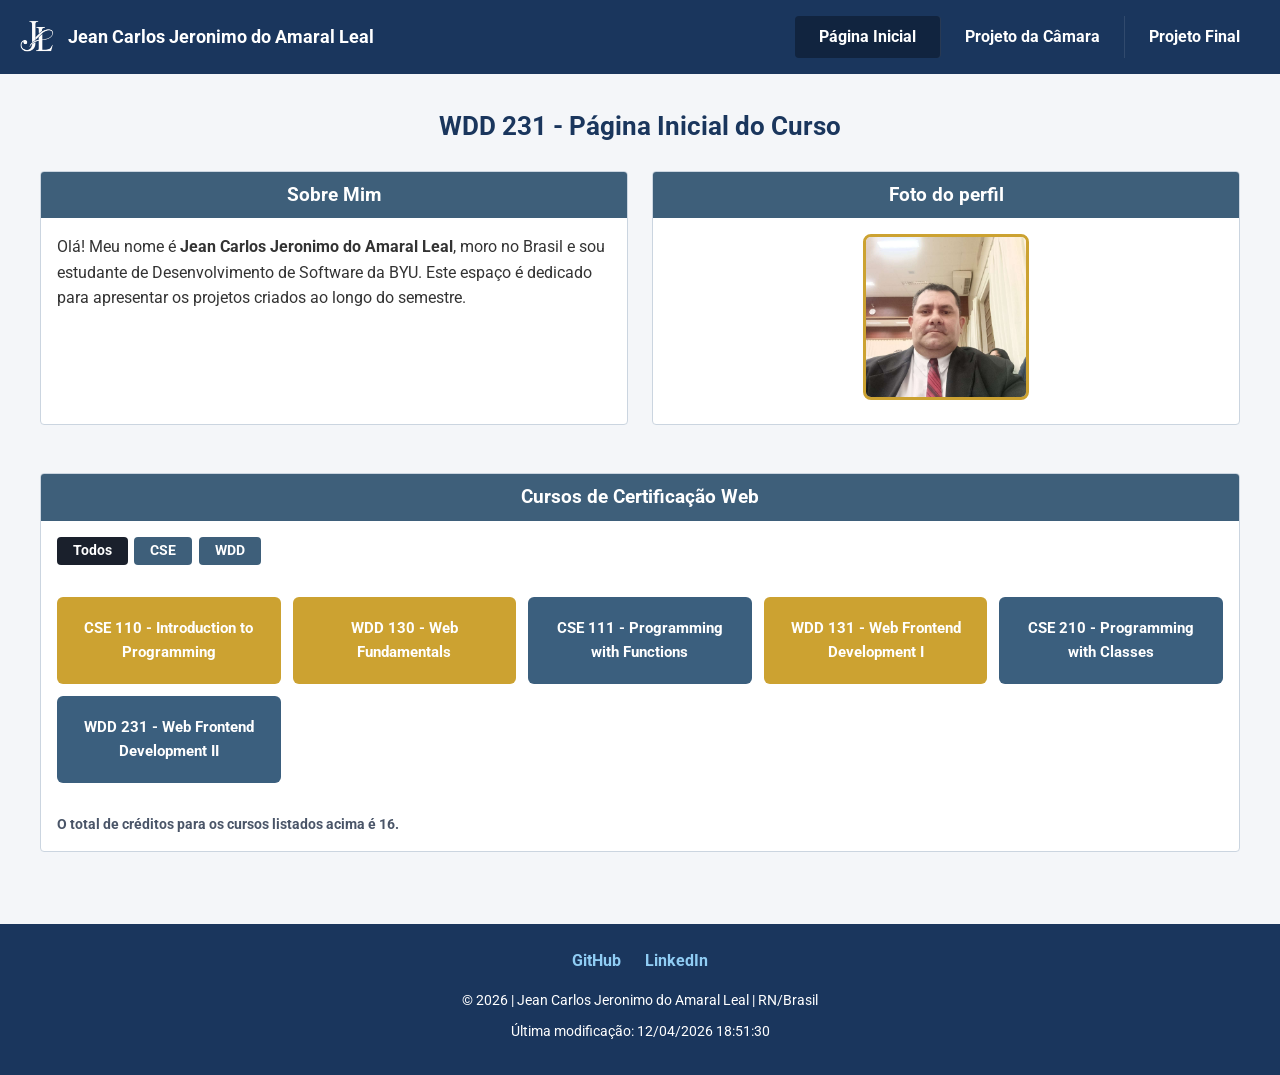
<file: index.html>
<!DOCTYPE html>
<html lang="pt-BR">
<head>
    <meta charset="UTF-8">
    <meta name="viewport" content="width=device-width, initial-scale=1.0">
    <title>WDD 231 - Página Inicial do Curso</title>
    <meta name="description" content="Página inicial do curso WDD 231 na BYU, contendo informações sobre os projetos e certificados de desenvolvimento web de Engenharia de Software.">
    <meta name="author" content="Jean Carlos Jeronimo do Amaral Leal">
    <link rel="stylesheet" href="estilos/normalize.css">
    <link rel="stylesheet" href="estilos/telas-pequenas.css">
    <link rel="stylesheet" href="estilos/maior.css" media="(min-width: 768px)">
    <script src="scripts/data.js" defer></script>
    <script src="scripts/navegacao.js" defer></script>
    <script src="scripts/curso.js" defer></script>
    
    <!-- Google Fonts -->
    <link rel="preconnect" href="https://fonts.googleapis.com">
    <link rel="preconnect" href="https://fonts.gstatic.com" crossorigin>
    <link href="https://fonts.googleapis.com/css2?family=Roboto:wght@400;700&display=swap" rel="stylesheet">
</head>
<body>

    <header>
        <div class="header-container">
            <img src="imagens/logo.png" alt="Logo do Site" width="50" height="50">
            <span>Jean Carlos Jeronimo do Amaral Leal</span>
        </div>
        
        <button id="menu-hamburguer" aria-label="Abrir menu">☰</button>
        
        <nav id="menu-principal">
            <a href="#" class="active">Página Inicial</a>
            <a href="chamber/index.html">Projeto da Câmara</a>
            <a href="final/index.html">Projeto Final</a>
        </nav>
    </header>

    <main>
        <h1>WDD 231 - Página Inicial do Curso</h1>
        <div class="topo-container">
            <section class="card-bloco">
                <h2>Sobre Mim</h2>
                <p>Olá! Meu nome é <strong>Jean Carlos Jeronimo do Amaral Leal</strong>, moro no Brasil e sou estudante de Desenvolvimento de Software da BYU. Este espaço é dedicado para apresentar os projetos criados ao longo do semestre.</p>
            </section>

            <section class="card-bloco foto-bloco">
                <h2>Foto do perfil</h2>
                <img src="imagens/perfil.jpg" alt="Sua Foto de Perfil" class="foto-perfil">
            </section>
        </div>

        <section class="certificados-section">
            <h2>Cursos de Certificação Web</h2>
            <div class="filtros">
                <button id="btn-all" class="active">Todos</button>
                <button id="btn-cse">CSE</button>
                <button id="btn-wdd">WDD</button>
            </div>
            
            <div id="cursos-container"></div>
            
            <p class="creditos-totais">O total de créditos para os cursos listados acima é <span id="total-creditos">0</span>.</p>
        </section>
    </main>

    <footer>
        <div class="social-links">
            <a href="https://github.com" target="_blank">GitHub</a>
            <a href="https://linkedin.com" target="_blank">LinkedIn</a>
        </div>
        <p>&copy; <span id="ano-atual"></span> | Jean Carlos Jeronimo do Amaral Leal | RN/Brasil</p>
        <p id="ultimaModificacao"></p>
    </footer>

</body>
</html>
</file>
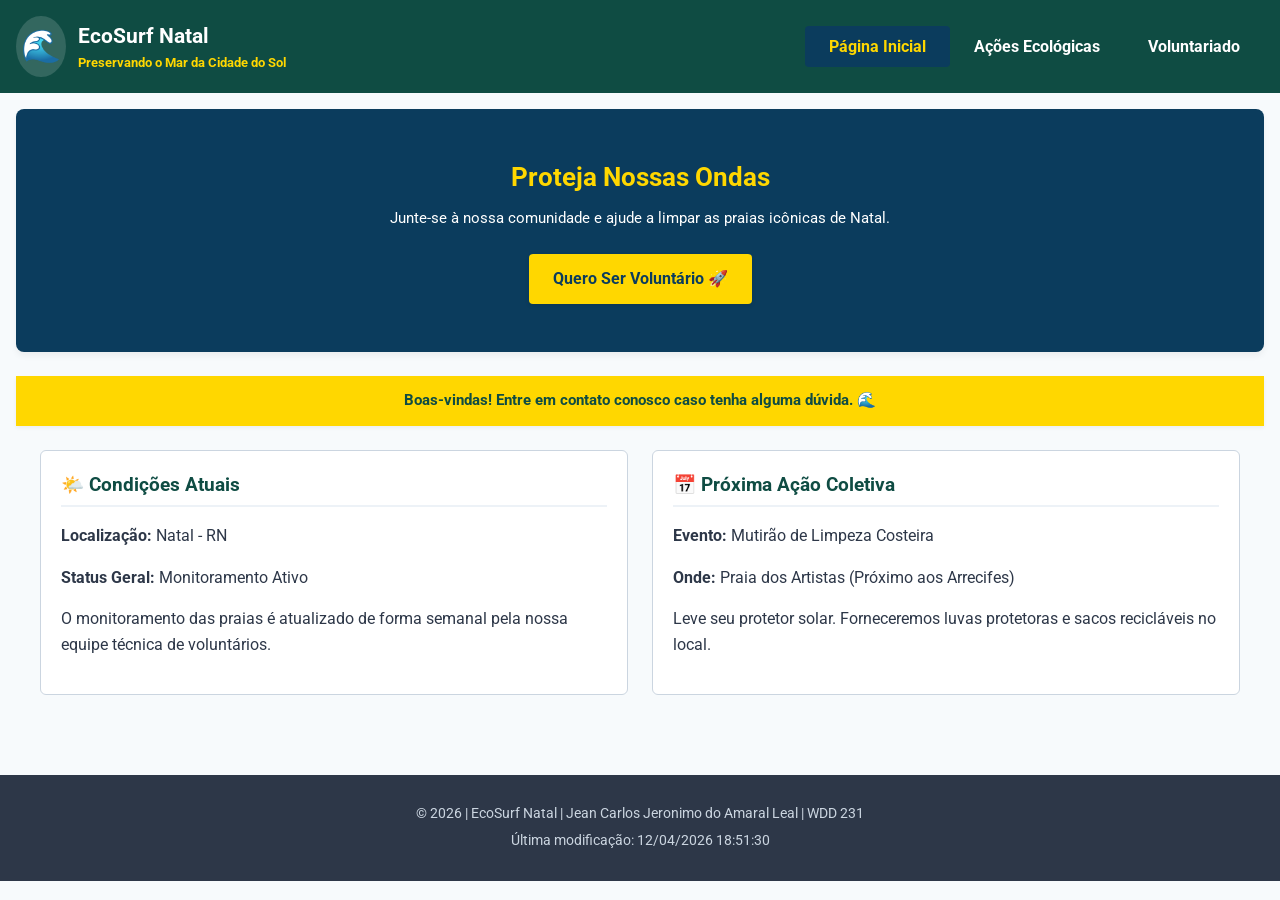
<file: Projeto/index.html>
<!DOCTYPE html>
<html lang="pt-BR">
<head>
    <meta charset="UTF-8">
    <meta name="viewport" content="width=device-width, initial-scale=1.0">
    <title>EcoSurf Natal - Home</title>
    <meta name="description" content="Preservando o ecossistema marinho e promovendo a cultura do surf sustentável nas praias de Natal/RN.">
    <meta name="author" content="Jean Carlos Jeronimo do Amaral Leal">
    
    <meta property="og:url" content="https://jeansudrn.github.io/wdd231/Projeto/index.html">
    <meta property="og:description" content="Una-se à ONG EcoSurf Natal para acompanhar as análises de balneabilidade das nossas praias, participar de mutirões e proteger nosso oceano.">
    <meta property="og:image" content="https://jeansudrn.github.io/wdd231/Projeto/imagens/transparente.webp">
    <meta property="og:type" content="website">
    <meta property="og:title" content="EcoSurf Natal - Preservação Costeira e Surf Real">
    <link rel="icon" href="imagens/favicon.ico" type="imagens/x-icon">
    
    
    <link rel="preconnect" href="https://fonts.googleapis.com">
    <link rel="preconnect" href="https://fonts.gstatic.com" crossorigin>
    <link href="https://fonts.googleapis.com/css2?family=Roboto:wght@400;700&display=swap" rel="stylesheet">
    
    <link rel="stylesheet" href="estilos/normalize.css">
    <link rel="stylesheet" href="estilos/telas-pequenas.css">
    <link rel="stylesheet" href="estilos/maior.css" media="screen and (min-width: 768px)">
    <script src="scripts/main.js" type="module"></script>
</head>
<body>

    <header>
        <div class="header-container">
            <div class="logo-placeholder">🌊</div>
            <div>
                <h1>EcoSurf Natal</h1>
                <p class="tagline">Preservando o Mar da Cidade do Sol</p>
            </div>
        </div>
        <button id="menu-hamburguer" aria-label="Abrir menu de navegação">☰</button>
        <nav id="menu-principal">
            <a href="index.html" class="active">Página Inicial</a>
            <a href="acoes.html">Ações Ecológicas</a>
            <a href="voluntariado.html">Voluntariado</a>
        </nav>
    </header>

    <main class="home-layout">
        <!-- Banner Hero (Critério 4) -->
        <section class="hero-box">
            <div class="hero-texto">
                <h2>Proteja Nossas Ondas</h2>
                <p>Junte-se à nossa comunidade e ajude a limpar as praias icônicas de Natal.</p>
                <a href="voluntariado.html" class="cta-link">Quero Ser Voluntário 🚀</a>
            </div>
        </section>

        <!-- Mensagem de Visita do LocalStorage (Critério 9) -->
        <div id="mensagem-tempo" class="caixa-alerta"></div>

        <!-- Seção de Clima e Informativos -->
        <div class="secoes-grid">
            <article class="card-informativo">
                <h3>🌤️ Condições Atuais</h3>
                <p><strong>Localização:</strong> Natal - RN</p>
                <p><strong>Status Geral:</strong> Monitoramento Ativo</p>
                <p>O monitoramento das praias é atualizado de forma semanal pela nossa equipe técnica de voluntários.</p>
            </article>

            <article class="card-informativo">
                <h3>📅 Próxima Ação Coletiva</h3>
                <p><strong>Evento:</strong> Mutirão de Limpeza Costeira</p>
                <p><strong>Onde:</strong> Praia dos Artistas (Próximo aos Arrecifes)</p>
                <p>Leve seu protetor solar. Forneceremos luvas protetoras e sacos recicláveis no local.</p>
            </article>
        </div>
    </main>

    <footer>
        <p>&copy; <span id="ano-atual"></span> | EcoSurf Natal | Jean Carlos Jeronimo do Amaral Leal | WDD 231</p>
        <p id="ultimaModificacao"></p>
    </footer>

</body>
</html>
</file>
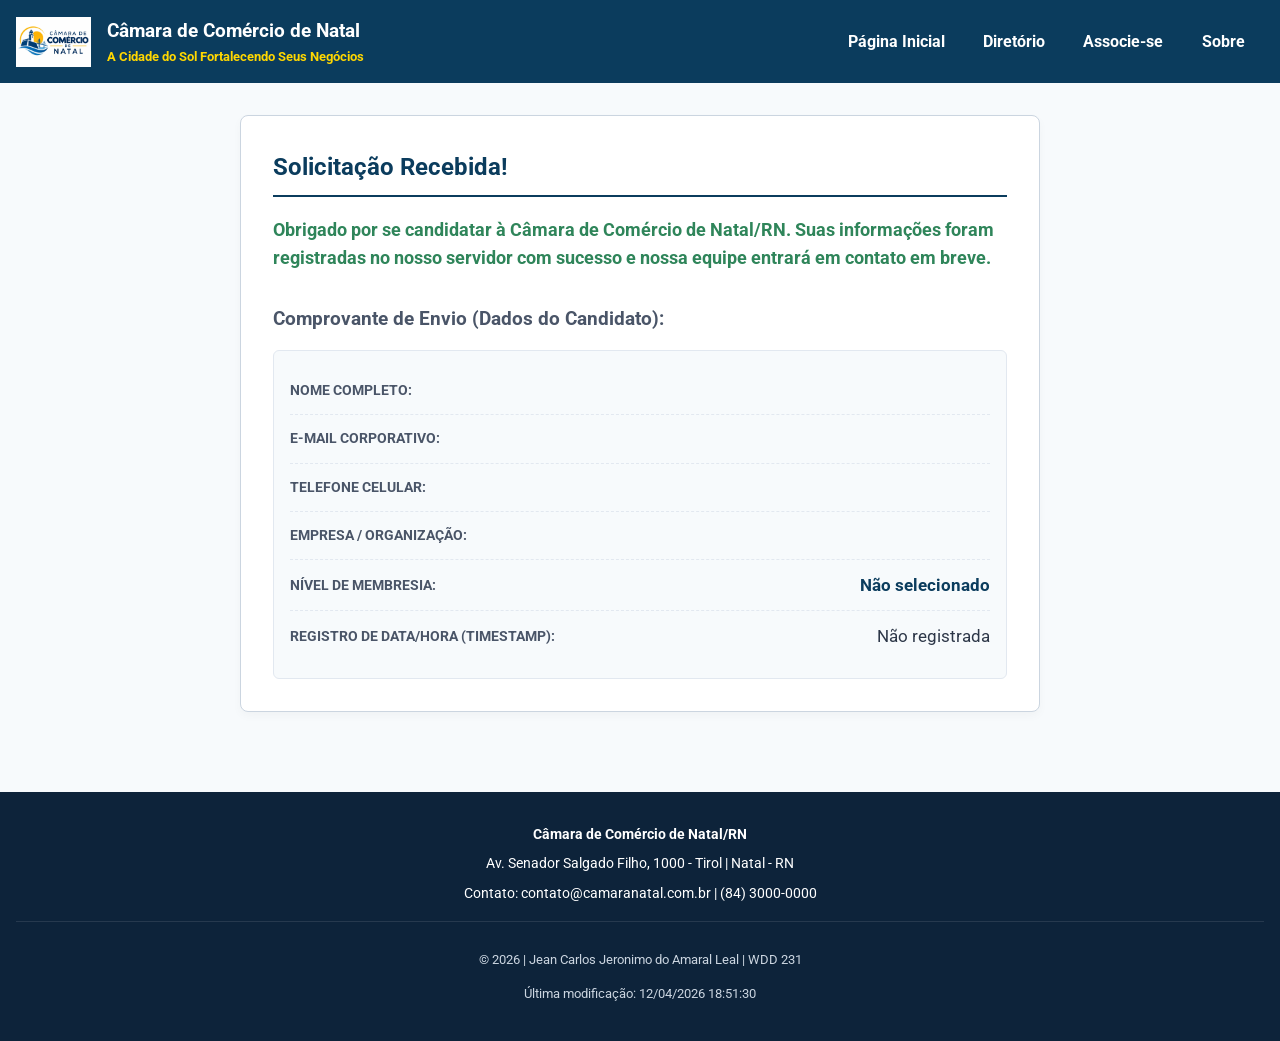
<file: camara/agradecimento.html>
<!DOCTYPE html>
<html lang="pt-BR">
<head>
    <meta charset="UTF-8">
    <meta name="viewport" content="width=device-width, initial-scale=1.0">
    <title>Inscrição Recebida - Câmara de Comércio de Natal</title>
    <meta name="description" content="Confirmação de recebimento da solicitação de associação à Câmara de Comércio de Natal/RN.">
    <meta name="author" content="Jean Carlos Jeronimo do Amaral Leal">
    
    <!-- Favicon -->
    <link rel="icon" href="imagens/logo-camara.png" type="image/x-icon">

    <!-- Google Fonts -->
    <link rel="preconnect" href="https://fonts.googleapis.com">
    <link rel="preconnect" href="https://fonts.gstatic.com" crossorigin>
    <link href="https://fonts.googleapis.com/css2?family=Roboto:wght@400;700&display=swap" rel="stylesheet">
    
    <!-- CSS Integrado -->
    <link rel="stylesheet" href="estilos/normalize.css">
    <link rel="stylesheet" href="estilos/telas-pequenas.css">
    <link rel="stylesheet" href="estilos/camara-maior.css" media="(min-width: 768px)">

    <!-- JavaScript Mestre (Menu e Rodapé) -->
    <script src="scripts/home.js" defer></script>

    <!-- Estilos exclusivos da página de recibo para manter a organização -->
    <style>
        .recibo-main {
            padding: 2rem 1rem;
            max-width: 800px;
            margin: 0 auto;
        }

        .recibo-box { 
            background-color: white; 
            border: 1px solid #cbd5e0; 
            padding: 2rem; 
            border-radius: 8px; 
            box-shadow: 0 4px 10px rgba(0,0,0,0.03); 
        }

        .recibo-box h2 { 
            color: #0b3c5d; 
            border-bottom: 2px solid #0b3c5d; 
            padding-bottom: 0.5rem; 
            margin-top: 0; 
            background: none;
            text-align: left;
        }

        .sucesso-msg { 
            color: #2f855a; 
            font-weight: bold; 
            margin-bottom: 2rem; 
            font-size: 1.15rem; 
            line-height: 1.5;
        }

        .recibo-box h3 {
            font-size: 1.2rem;
            color: #4a5568;
            margin-bottom: 1rem;
        }

        #dados-recibo {
            background-color: #f7fafc;
            border: 1px solid #e2e8f0;
            border-radius: 6px;
            padding: 1rem;
        }

        .recibo-linha { 
            display: flex; 
            flex-direction: column;
            padding: 0.75rem 0; 
            border-bottom: 1px dashed #e2e8f0; 
        }

        .recibo-linha:last-child {
            border-bottom: none;
        }

        .recibo-linha strong { 
            color: #4a5568; 
            font-size: 0.9rem;
            text-transform: uppercase;
            margin-bottom: 0.2rem;
        }

        .recibo-linha span {
            color: #2d3748;
            font-size: 1.05rem;
        }

        /* Ajuste de layout para telas maiores (Desktop) */
        @media (min-width: 600px) {
            .recibo-linha {
                flex-direction: row;
                justify-content: space-between;
                align-items: center;
            }
            .recibo-linha strong {
                margin-bottom: 0;
            }
        }
    </style>
</head>
<body>

    <header>
        <div class="header-container">
            <img src="imagens/logo-camara.png" alt="Logo Câmara de Natal" width="50" height="50">
            <div>
                <h1>Câmara de Comércio de Natal</h1>
                <p class="tagline">A Cidade do Sol Fortalecendo Seus Negócios</p>
            </div>
        </div>
        
        <button id="menu-hamburguer" aria-label="Abrir menu">☰</button>
        
        <nav id="menu-principal">
            <a href="index.html">Página Inicial</a>
            <a href="diretorio.html">Diretório</a>
            <a href="associacao.html">Associe-se</a>
            <a href="sobre.html">Sobre</a>
        </nav>
    </header>

    <main class="recibo-main">
        <div class="recibo-box">
            <h2>Solicitação Recebida!</h2>
            <p class="sucesso-msg">Obrigado por se candidatar à Câmara de Comércio de Natal/RN. Suas informações foram registradas no nosso servidor com sucesso e nossa equipe entrará em contato em breve.</p>
            
            <h3>Comprovante de Envio (Dados do Candidato):</h3>
            <div id="dados-recibo">
                <!-- Os dados processados do formulário serão injetados dinamicamente aqui -->
            </div>
        </div>
    </main>

    <footer>
        <div class="footer-info">
            <p><strong>Câmara de Comércio de Natal/RN</strong></p>
            <p>Av. Senador Salgado Filho, 1000 - Tirol | Natal - RN</p>
            <p>Contato: contato@camaranatal.com.br | (84) 3000-0000</p>
        </div>
        <div class="footer-dev">
            <p>&copy; <span id="ano-atual"></span> | Jean Carlos Jeronimo do Amaral Leal | WDD 231</p>
            <p id="ultimaModificacao"></p>
        </div>
    </footer>

    <!-- Lógica de Processamento de Parâmetros de URL (Avançado) -->
    <script>
        window.addEventListener("DOMContentLoaded", () => {
            // Captura os dados passados pelo método GET na URL (?nome=Jean&sobrenome=Leal...)
            const parametros = new URLSearchParams(window.location.search);
            const containerRecibo = document.getElementById("dados-recibo");
            
            // Função para traduzir o valor bruto do select do formulário para exibição limpa
            function traduzirNivel(nivel) {
                if (!nivel) return "Não selecionado";
                switch(nivel.toLowerCase()) {
                    case "np": return "Associação NP (Sem Fins Lucrativos)";
                    case "bronze": return "Associação Bronze 🥉";
                    case "silver": return "Associação Prata 🥈";
                    case "gold": return "Associação Ouro 🥇";
                    default: return nivel.toUpperCase();
                }
            }

            // Função para converter e formatar o timestamp ISO oculto de forma legível
            function formatarData(stringData) {
                if (!stringData) return "Não registrada";
                try {
                    const dataObj = new Date(stringData);
                    return dataObj.toLocaleString("pt-BR");
                } catch(e) { 
                    return stringData; 
                }
            }

            // Injeta o HTML estruturado apenas com os dados que vieram do formulário
            if (containerRecibo) {
                containerRecibo.innerHTML = `
                    <div class="recibo-linha">
                        <strong>Nome Completo:</strong> 
                        <span>${parametros.get("nome") || ""} ${parametros.get("sobrenome") || ""}</span>
                    </div>
                    <div class="recibo-linha">
                        <strong>E-mail Corporativo:</strong> 
                        <span>${parametros.get("email") || ""}</span>
                    </div>
                    <div class="recibo-linha">
                        <strong>Telefone Celular:</strong> 
                        <span>${parametros.get("celular") || ""}</span>
                    </div>
                    <div class="recibo-linha">
                        <strong>Empresa / Organização:</strong> 
                        <span>${parametros.get("organizacao") || ""}</span>
                    </div>
                    <div class="recibo-linha">
                        <strong>Nível de Membresia:</strong> 
                        <span style="font-weight: bold; color: #0b3c5d;">${traduzirNivel(parametros.get("nivel"))}</span>
                    </div>
                    <div class="recibo-linha">
                        <strong>Registro de Data/Hora (Timestamp):</strong> 
                        <span>${formatarData(parametros.get("timestamp"))}</span>
                    </div>
                `;
            }
        });
    </script>

</body>
</html>
</file>
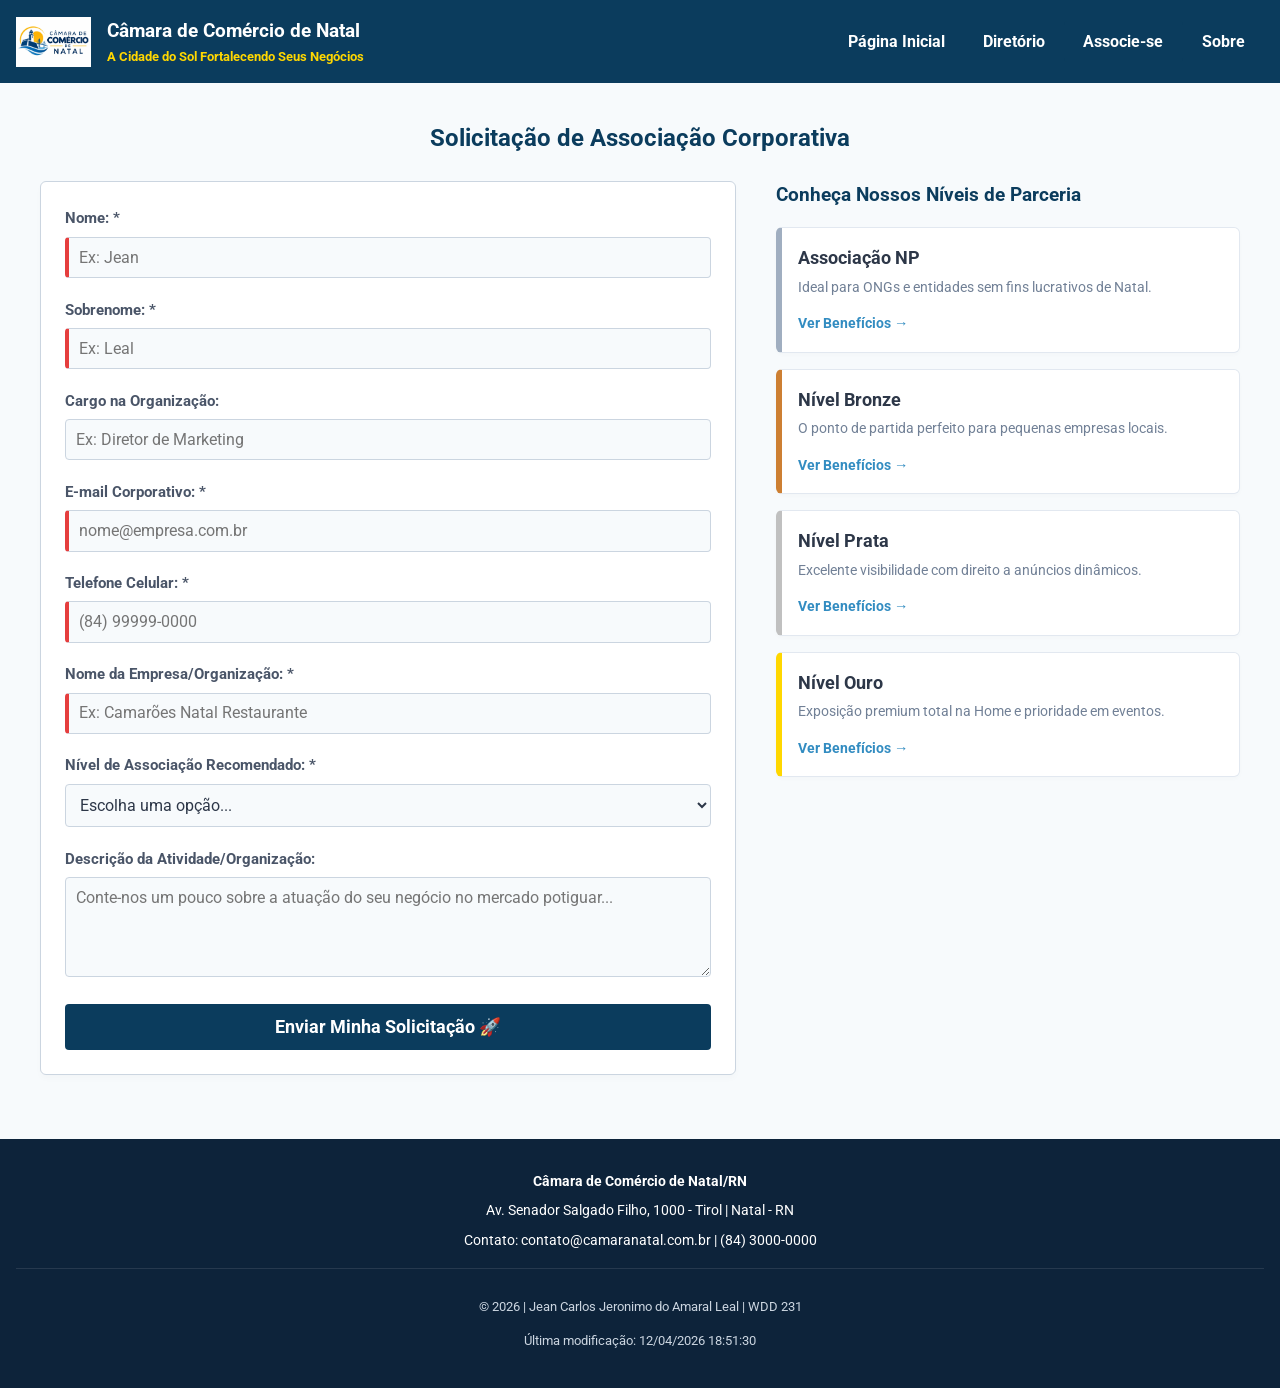
<file: camara/associacao.html>
<!DOCTYPE html>
<html lang="pt-BR">
<head>
    <meta charset="UTF-8">
    <meta name="viewport" content="width=device-width, initial-scale=1.0">
    <title>Associe-se - Câmara de Comércio de Natal</title>
    <meta name="description" content="Candidate-se para se associar à Câmara de Comércio de Natal/RN e impulsione a visibilidade da sua empresa.">
    <meta name="author" content="Jean Carlos Jeronimo do Amaral Leal">
    
    <!-- Favicon -->
    <link rel="icon" href="imagens/favicon.ico" type="image/x-icon">

    <!-- Metadados Open Graph (Facebook) -->
    <meta property="og:title" content="Associe-se - Câmara de Comércio de Natal">
    <meta property="og:description" content="Escolha seu nível de associação e faça parte da maior rede de negócios de Natal/RN.">
    <meta property="og:url" content="https://github.io">
    <meta property="og:type" content="website">
    <meta property="og:image" content="https://github.io">

    <!-- Google Fonts -->
    <link rel="preconnect" href="https://fonts.googleapis.com">
    <link rel="preconnect" href="https://fonts.gstatic.com" crossorigin>
    <link href="https://fonts.googleapis.com/css2?family=Roboto:wght@400;700&display=swap" rel="stylesheet">

    <!-- CSS -->
    <link rel="stylesheet" href="estilos/normalize.css">
    <link rel="stylesheet" href="estilos/telas-pequenas.css">
    <link rel="stylesheet" href="estilos/camara-maior.css" media="(min-width: 768px)">

    <!-- JavaScript Mestre -->
    <script src="scripts/home.js" defer></script>
</head>
<body>

    <header>
        <div class="header-container">
            <img src="imagens/logo-camara.png" alt="Logo Câmara de Natal" width="50" height="50">
            <div>
                <h1>Câmara de Comércio de Natal</h1>
                <p class="tagline">A Cidade do Sol Fortalecendo Seus Negócios</p>
            </div>
        </div>
        <button id="menu-hamburguer" aria-label="Abrir menu">☰</button>
        <nav id="menu-principal">
            <a href="index.html">Página Inicial</a>
            <a href="diretorio.html">Diretório</a>
            <a href="associacao.html" class="active">Associe-se</a>
            <a href="sobre.html">Sobre</a>
        </nav>
    </header>

    <main class="associacao-main">
        <h2>Solicitação de Associação Corporativa</h2>
        
        <div class="layout-formulario">
            <!-- 💻 SEÇÃO 1: O FORMULÁRIO DE CADASTRO -->
            <form method="get" action="agradecimento.html" class="form-cadastro">
                
                <label>
                    <span>Nome: *</span>
                    <input type="text" name="nome" autocomplete="given-name" title="Digite seu primeiro nome" required placeholder="Ex: Jean">
                </label>

                <label>
                    <span>Sobrenome: *</span>
                    <input type="text" name="sobrenome" autocomplete="family-name" title="Digite seu sobrenome completo" required placeholder="Ex: Leal">
                </label>

                <label>
                    <span>Cargo na Organização:</span>
                    <input type="text" name="cargo" autocomplete="organization-title" title="O cargo deve ter pelo menos 7 caracteres contendo apenas letras, hifens e espaços" pattern="[A-Za-zÀ-ÿ\s-]{7,}" placeholder="Ex: Diretor de Marketing">
                </label>

                <label>
                    <span>E-mail Corporativo: *</span>
                    <input type="email" name="email" autocomplete="email" title="Digite um endereço de e-mail válido" required placeholder="nome@empresa.com.br">
                </label>

                <label>
                    <span>Telefone Celular: *</span>
                    <input type="tel" name="celular" autocomplete="tel" title="Digite seu número de telefone com DDD" required placeholder="(84) 99999-0000">
                </label>

                <label>
                    <span>Nome da Empresa/Organização: *</span>
                    <input type="text" name="organizacao" autocomplete="organization" title="Digite o nome da sua empresa" required placeholder="Ex: Camarões Natal Restaurante">
                </label>

                <!-- Seleção de Nível de Associação -->
                <label>
                    <span>Nível de Associação Recomendado: *</span>
                    <select name="nivel" required title="Selecione um nível de associação">
                         <option value="" disabled selected>Escolha uma opção...</option>
                         <option value="np">Associação NP (Sem fins lucrativos)</option>
                         <option value="bronze">Associação Bronze</option>
                         <option value="silver">Associação Prata</option>
                         <option value="gold">Associação Ouro</option>
                    </select>
                </label>

                <label>
                    <span>Descrição da Atividade/Organização:</span>
                    <textarea name="descricao" title="Descreva brevemente as atividades da sua empresa" placeholder="Conte-nos um pouco sobre a atuação do seu negócio no mercado potiguar..."></textarea>
                </label>

                <!-- Campo Oculto para Registro de Data e Hora (Timestamp) -->
                <input type="hidden" name="timestamp" id="form-timestamp">

                <button type="submit" class="btn-enviar-form">Enviar Minha Solicitação 🚀</button>
            </form>

            <!-- 💎 SEÇÃO 2: OS 4 CARTÕES DE NÍVEIS DE ASSOCIAÇÃO -->
            <aside class="cartoes-niveis-container">
                <h3>Conheça Nossos Níveis de Parceria</h3>
                
                <div class="card-nivel c-np">
                    <h4>Associação NP</h4>
                    <p>Ideal para ONGs e entidades sem fins lucrativos de Natal.</p>
                    <button type="button" class="btn-modal-open" data-modal="modal-np">Ver Benefícios &rarr;</button>
                </div>

                <div class="card-nivel c-bronze">
                    <h4>Nível Bronze</h4>
                    <p>O ponto de partida perfeito para pequenas empresas locais.</p>
                    <button type="button" class="btn-modal-open" data-modal="modal-bronze">Ver Benefícios &rarr;</button>
                </div>

                <div class="card-nivel c-silver">
                    <h4>Nível Prata</h4>
                    <p>Excelente visibilidade com direito a anúncios dinâmicos.</p>
                    <button type="button" class="btn-modal-open" data-modal="modal-silver">Ver Benefícios &rarr;</button>
                </div>

                <div class="card-nivel c-gold">
                    <h4>Nível Ouro</h4>
                    <p>Exposição premium total na Home e prioridade em eventos.</p>
                    <button type="button" class="btn-modal-open" data-modal="modal-gold">Ver Benefícios &rarr;</button>
                </div>
            </aside>
        </div>
    </main>

    <!-- 🪟 SEÇÃO 3: WINDOWS MODAIS NATIVOS (<dialog>) -->
    <dialog id="modal-np">
        <div class="modal-box">
            <h3>Associação NP (Sem Fins Lucrativos)</h3>
            <p><strong>Taxa:</strong> Gratuita</p>
            <ul>
                <li>Listagem básica no Diretório Geral de Natal.</li>
                <li>Acesso a reuniões comunitárias gerais.</li>
                <li>Isenção total de mensalidades corporativas.</li>
            </ul>
            <button type="button" class="btn-modal-close">Fechar Janela X</button>
        </div>
    </dialog>

    <dialog id="modal-bronze">
        <div class="modal-box">
            <h3>Associação Bronze</h3>
            <p><strong>Taxa:</strong> R$ 150 / mês</p>
            <ul>
                <li>Inclusão de logotipo e contatos no Diretório.</li>
                <li>Descontos em ingressos para palestras locais.</li>
                <li>Acesso básico à rede de networking potiguar.</li>
            </ul>
            <button type="button" class="btn-modal-close">Fechar Janela X</button>
        </div>
    </dialog>

    <dialog id="modal-silver">
        <div class="modal-box">
            <h3>Associação Prata 🥈</h3>
            <p><strong>Taxa:</strong> R$ 300 / mês</p>
            <ul>
                <li>Todos os benefícios do nível Bronze incluídos.</li>
                <li><strong>Participação no rodízio de Destaques Aleatórios na Home</strong> do site.</li>
                <li>Treinamentos corporativos semestrais para até 2 funcionários.</li>
            </ul>
            <button type="button" class="btn-modal-close">Fechar Janela X</button>
        </div>
    </dialog>

    <dialog id="modal-gold">
        <div class="modal-box">
            <h3>Associação Ouro 🥇</h3>
            <p><strong>Taxa:</strong> R$ 500 / mês</p>
            <ul>
                <li>Todos os benefícios do nível Prata incluídos.</li>
                <li>Prioridade máxima de posicionamento na vitrine da Home.</li>
                <li>Destaque visual exclusivo em todas as consultas do Diretório.</li>
                <li>Convites VIP gratuitos para os fóruns de alta governança e TI.</li>
            </ul>
            <button type="button" class="btn-modal-close">Fechar Janela X</button>
        </div>
    </dialog>

    <footer>
        <div class="footer-info">
            <p><strong>Câmara de Comércio de Natal/RN</strong></p>
            <p>Av. Senador Salgado Filho, 1000 - Tirol | Natal - RN</p>
            <p>Contato: contato@camaranatal.com.br | (84) 3000-0000</p>
        </div>
        <div class="footer-dev">
            <p>&copy; <span id="ano-atual"></span> | Jean Carlos Jeronimo do Amaral Leal | WDD 231</p>
            <p id="ultimaModificacao"></p>
        </div>
    </footer>

</body>
</html>
</file>
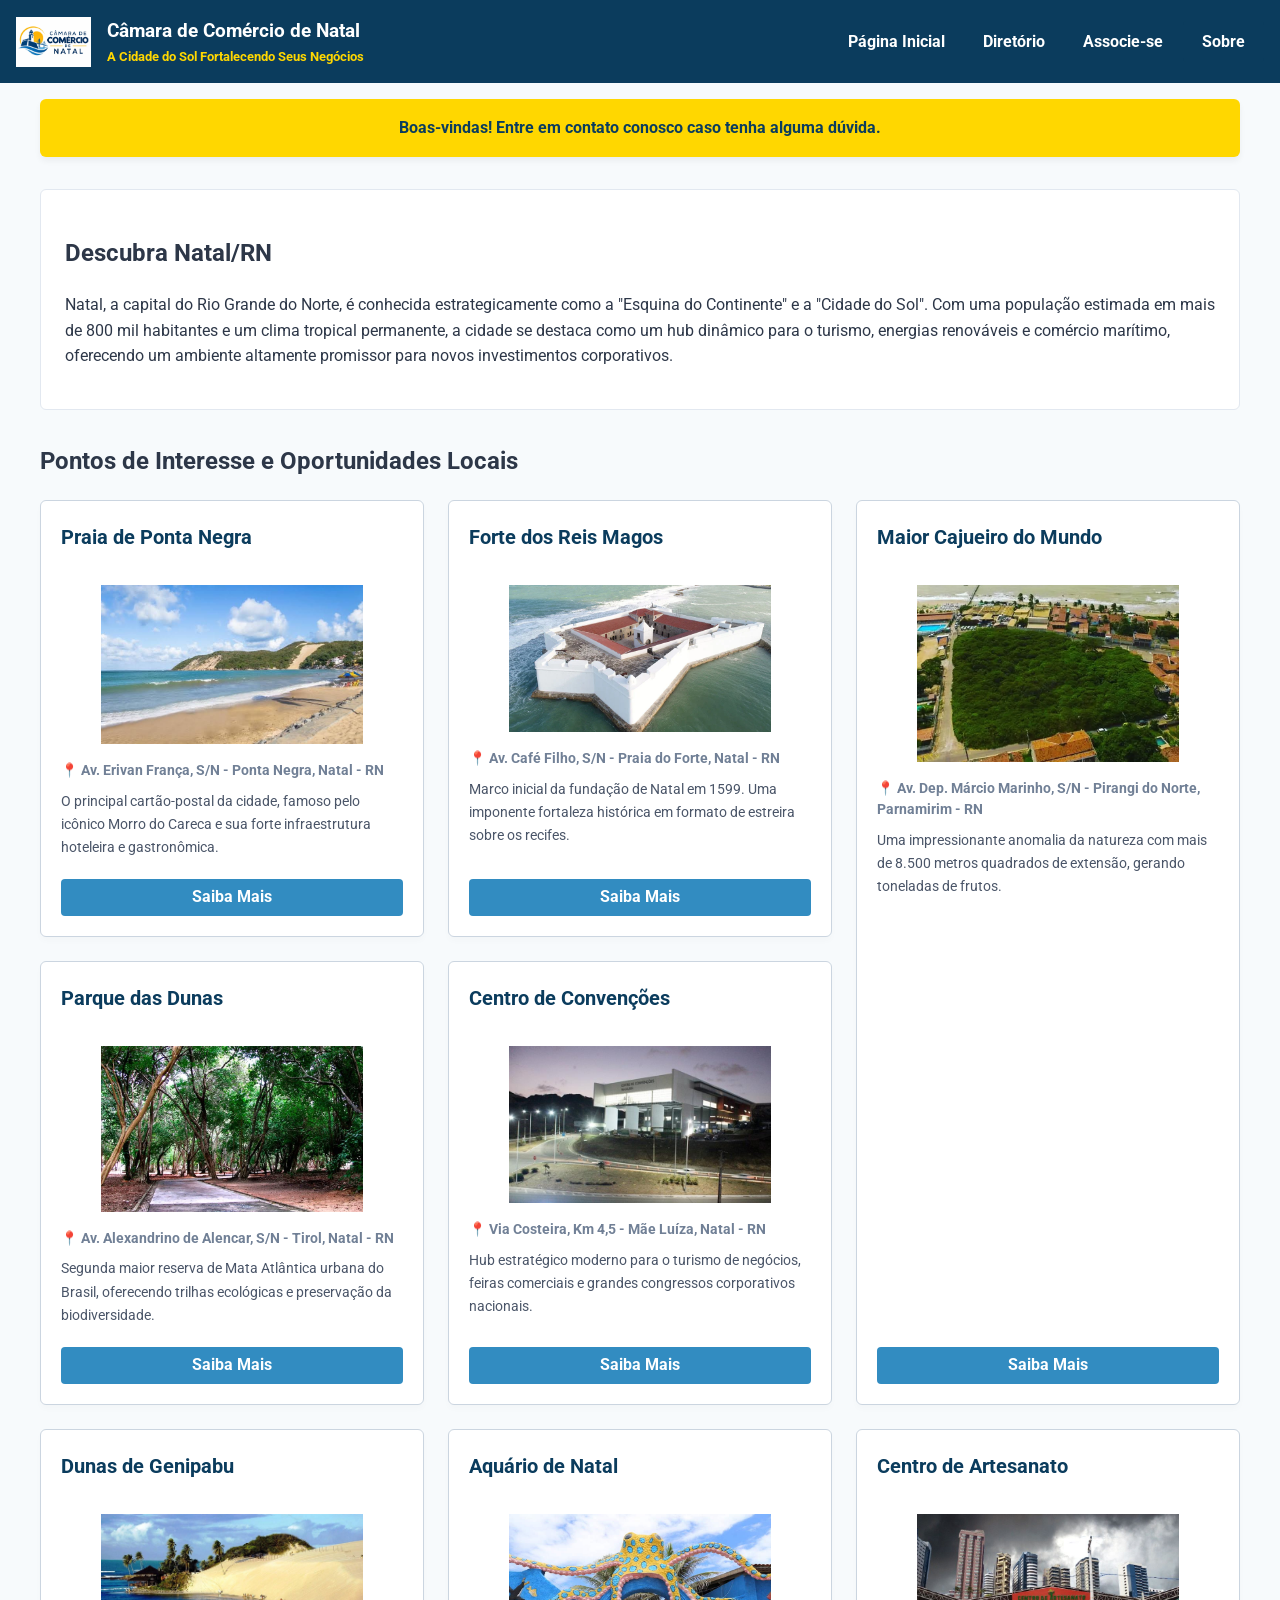
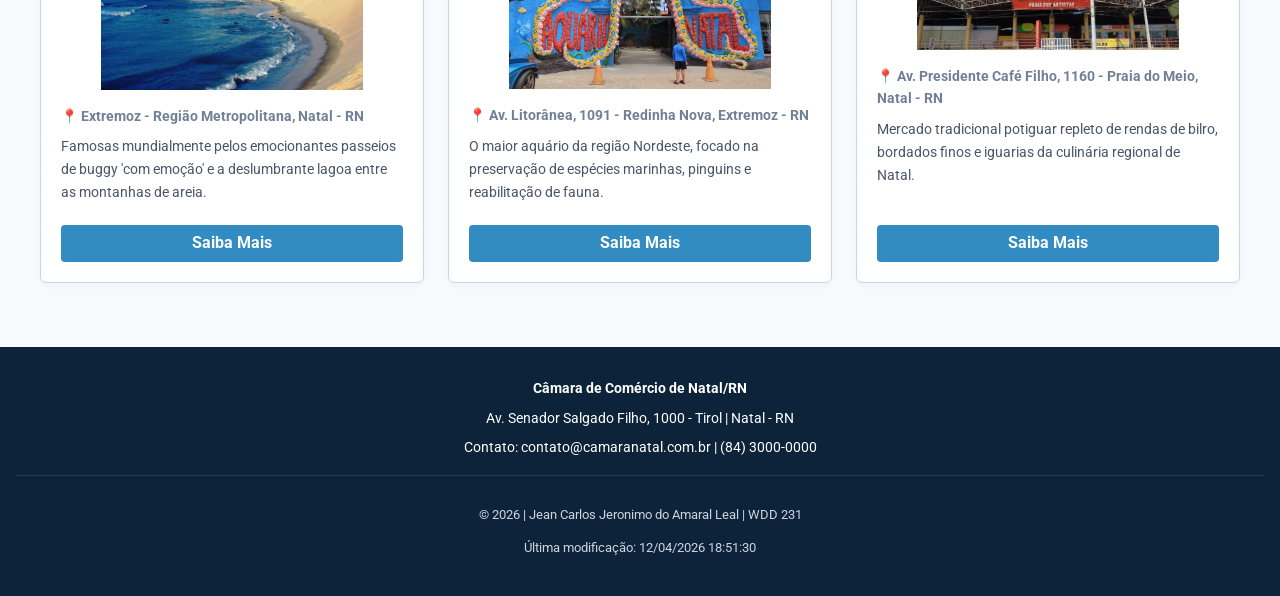
<file: camara/sobre.html>
<!DOCTYPE html>
<html lang="pt-BR">
<head>
    <meta charset="UTF-8">
    <meta name="viewport" content="width=device-width, initial-scale=1.0">
    <title>Sobre Natal - Câmara de Comércio de Natal</title>
    <meta name="description" content="Conheça a história, dados demográficos e os 8 principais pontos de interesse de Natal/RN, a Cidade do Sol.">
    <meta name="author" content="Jean Carlos Jeronimo do Amaral Leal">
    
    <!-- Favicon -->
    <link rel="icon" href="imagens/favicon.ico" type="image/x-icon">

    <!-- Metadados Open Graph -->
    <meta property="og:title" content="Sobre Natal - Câmara de Comércio">
    <meta property="og:description" content="Descubra as oportunidades econômicas, dados demográficos e as belezas naturais de Natal/RN, a nossa Cidade do Sol.">
    <meta property="og:url" content="https://https://jeansudrn.github.io/wdd231/camara/sobre.html">
    <meta property="og:type" content="website">
    <meta property="og:image" content="https://jeansudrn.github.io/wdd231/camara/imagens/logo-camara.png">

    <!-- Google Fonts -->
    <link rel="preconnect" href="https://fonts.googleapis.com">
    <link rel="preconnect" href="https://fonts.gstatic.com" crossorigin>
    <link href="https://fonts.googleapis.com/css2?family=Roboto:wght@400;700&display=swap" rel="stylesheet">

    <!-- Estilos CSS -->
    <link rel="stylesheet" href="estilos/normalize.css">
    <link rel="stylesheet" href="estilos/telas-pequenas.css">
    <link rel="stylesheet" href="estilos/camara-maior.css" media="(min-width: 768px)">

    <!-- 🟢 SCRIPT CARREGADO COMO MÓDULO (Obrigatório do enunciado) -->
    <script src="scripts/sobre.js" type="module" defer></script>
</head>
<body>

    <header>
        <div class="header-container">
            <img src="imagens/logo-camara.png" alt="Logo Câmara de Natal" width="50" height="50">
            <div>
                <h1>Câmara de Comércio de Natal</h1>
                <p class="tagline">A Cidade do Sol Fortalecendo Seus Negócios</p>
            </div>
        </div>
        <button id="menu-hamburguer" aria-label="Abrir menu">☰</button>
        <nav id="menu-principal">
            <a href="index.html">Página Inicial</a>
            <a href="diretorio.html">Diretório</a>
            <a href="associacao.html">Associe-se</a>
            <a href="sobre.html" class="active">Sobre</a>
        </nav>
    </header>

    <main>
        <!-- 🔔 Área de Mensagem de Retorno do Cliente (Gerada pelo LocalStorage) -->
        <div id="mensagem-visita" class="alerta-visita"></div>

        <section class="introducao-natal">
            <h2>Descubra Natal/RN</h2>
            <p>Natal, a capital do Rio Grande do Norte, é conhecida estrategicamente como a "Esquina do Continente" e a "Cidade do Sol". Com uma população estimada em mais de 800 mil habitantes e um clima tropical permanente, a cidade se destaca como um hub dinâmico para o turismo, energias renováveis e comércio marítimo, oferecendo um ambiente altamente promissor para novos investimentos corporativos.</p>
        </section>

        <section class="galeria-interesses">
            <h2>Pontos de Interesse e Oportunidades Locais</h2>
            
            <!-- 📐 O JavaScript injetará os 8 cartões nomeados por ID aqui de forma direta -->
            <div id="grid-areas-container"></div>
        </section>
    </main>

    <footer>
        <div class="footer-info">
            <p><strong>Câmara de Comércio de Natal/RN</strong></p>
            <p>Av. Senador Salgado Filho, 1000 - Tirol | Natal - RN</p>
            <p>Contato: contato@camaranatal.com.br | (84) 3000-0000</p>
        </div>
        <div class="footer-dev">
            <p>&copy; <span id="ano-atual"></span> | Jean Carlos Jeronimo do Amaral Leal | WDD 231</p>
            <p id="ultimaModificacao"></p>
        </div>
    </footer>

</body>
</html>
</file>
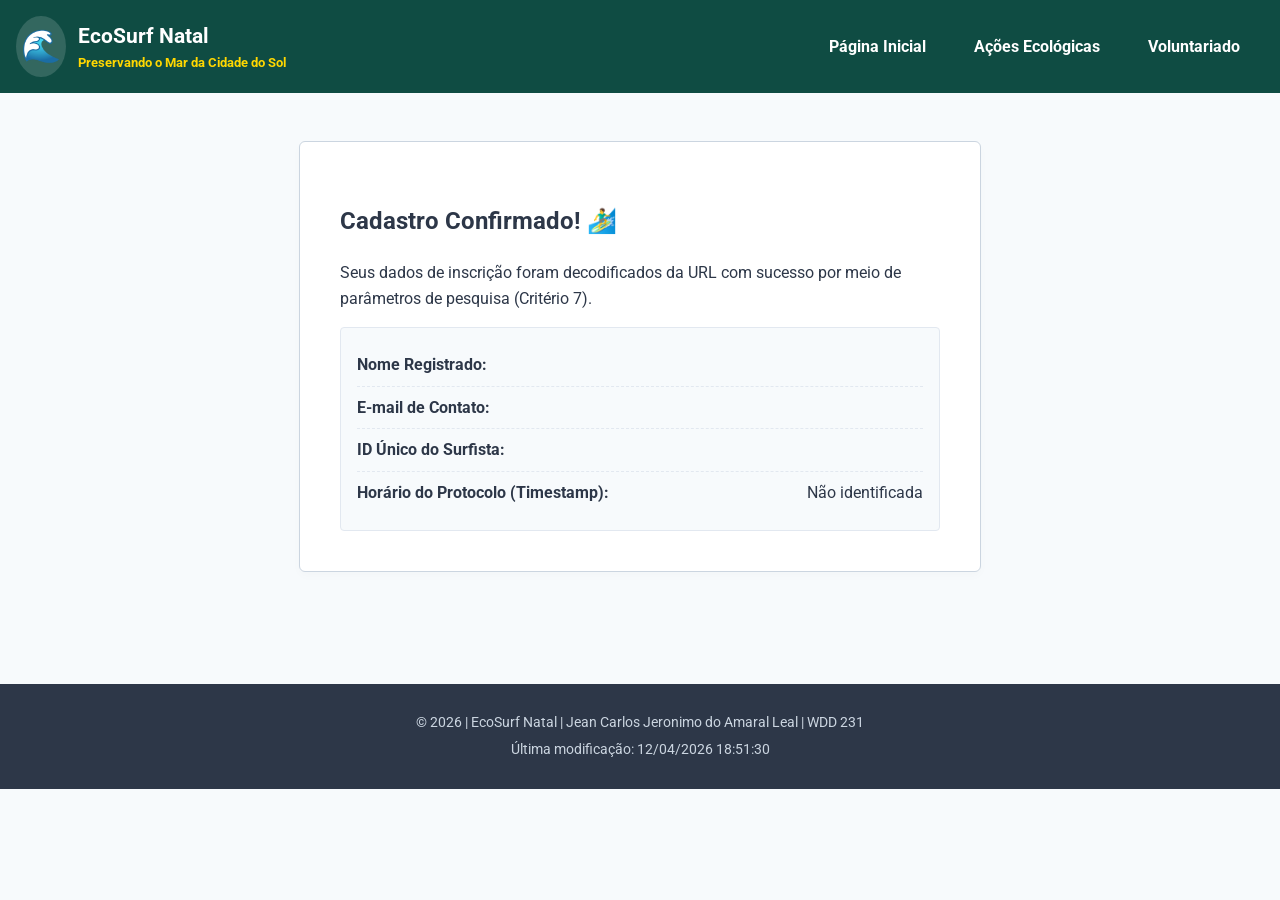
<file: Projeto/agradecimento.html>
<!DOCTYPE html>
<html lang="pt-BR">
<head>
    <meta charset="UTF-8">
    <meta name="viewport" content="width=device-width, initial-scale=1.0">
    <title>EcoSurf Natal - Confirmação</title>
    
    <meta property="og:url" content="https://jeansudrn.github.io/wdd231/Projeto/agradecimento.html">
    <meta property="og:description" content="Sua ficha de inscrição ambiental foi recebida e processada com sucesso. Confira o seu recibo cadastral de acesso.">
    <meta property="og:image" content="https://jeansudrn.github.io/wdd231/Projeto/imagens/transparente.webp">
    <meta property="og:type" content="website">
    <meta property="og:title" content="Inscrição Confirmada com Sucesso - EcoSurf">

    <link rel="icon" href="imagens/favicon.ico" type="image/x-icon">
    
    <link rel="preconnect" href="https://fonts.googleapis.com">
    <link rel="preconnect" href="https://fonts.gstatic.com" crossorigin>
    <link href="https://fonts.googleapis.com/css2?family=Roboto:wght@400;700&display=swap" rel="stylesheet">
   
    <link rel="stylesheet" href="estilos/normalize.css">
    <link rel="stylesheet" href="estilos/telas-pequenas.css">
    <link rel="stylesheet" href="estilos/maior.css" media="screen and (min-width: 768px)">
    <script src="scripts/main.js" type="module"></script>
</head>
<body>

    <header>
        <div class="header-container">
            <div class="logo-placeholder">🌊</div>
            <div>
                <h1>EcoSurf Natal</h1>
                <p class="tagline">Preservando o Mar da Cidade do Sol</p>
            </div>
        </div>
        <button id="menu-hamburguer" aria-label="Abrir menu de navegação">☰</button>
        <nav id="menu-principal">
            <a href="index.html">Página Inicial</a>
            <a href="acoes.html">Ações Ecológicas</a>
            <a href="voluntariado.html">Voluntariado</a>
        </nav>
    </header>

    <main class="recibo-layout">
        <div class="caixa-recibo">
            <h2>Cadastro Confirmado! 🏄‍♂️</h2>
            <p>Seus dados de inscrição foram decodificados da URL com sucesso por meio de parâmetros de pesquisa (Critério 7).</p>
            
            <div id="dados-usuario-recibo" class="dados-quadro">
                <!-- Dados injetados dinamicamente via JavaScript -->
            </div>
        </div>
    </main>

    <footer>
        <p>&copy; <span id="ano-atual"></span> | EcoSurf Natal | Jean Carlos Jeronimo do Amaral Leal | WDD 231</p>
        <p id="ultimaModificacao"></p>
    </footer>

</body>
</html>
</file>
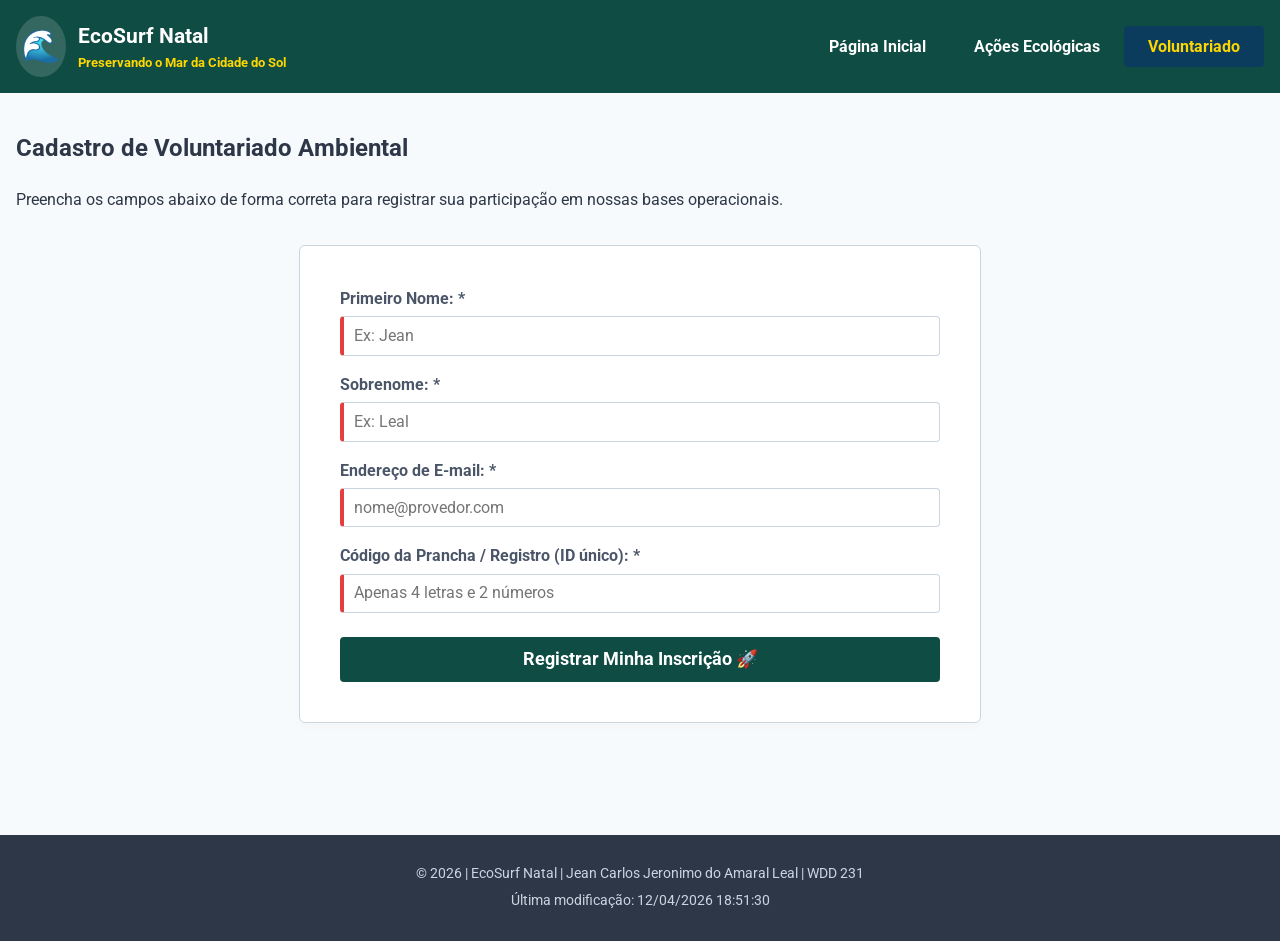
<file: Projeto/voluntariado.html>
<!DOCTYPE html>
<html lang="pt-BR">
<head>
    <meta charset="UTF-8">
    <meta name="viewport" content="width=device-width, initial-scale=1.0">
    <title>EcoSurf Natal - Inscreva-se</title>
    <meta name="description" content="Faça seu cadastro na ONG EcoSurf Natal para participar ativamente de mutirões ecológicos semanais.">

    <meta property="og:url" content="https://jeansudrn.github.io/wdd231/Projeto/voluntariado.html">
    <meta property="og:description" content="Faça a sua inscrição oficial como voluntário ecológico e ajude a nossa equipe nos próximos mutirões de limpeza em Natal.">
    <meta property="og:image" content="https://jeansudrn.github.io/wdd231/Projeto/imagens/transparente.webp">
    <meta property="og:type" content="website">
    <meta property="og:title" content="Faça Parte da Nossa Rede - Cadastre-se na ONG">


    <link rel="icon" href="imagens/favicon.ico" type="image/x-icon">
   
    <link rel="preconnect" href="https://fonts.googleapis.com">
    <link rel="preconnect" href="https://fonts.gstatic.com" crossorigin>
    <link href="https://fonts.googleapis.com/css2?family=Roboto:wght@400;700&display=swap" rel="stylesheet">
  
    <link rel="stylesheet" href="estilos/normalize.css">
    <link rel="stylesheet" href="estilos/telas-pequenas.css">
    <link rel="stylesheet" href="estilos/maior.css" media="screen and (min-width: 768px)">
    <script src="scripts/main.js" type="module"></script>
</head>
<body>

    <header>
        <div class="header-container">
            <div class="logo-placeholder">🌊</div>
            <div>
                <h1>EcoSurf Natal</h1>
                <p class="tagline">Preservando o Mar da Cidade do Sol</p>
            </div>
        </div>
        <button id="menu-hamburguer" aria-label="Abrir menu de navegação">☰</button>
        <nav id="menu-principal">
            <a href="index.html">Página Inicial</a>
            <a href="acoes.html">Ações Ecológicas</a>
            <a href="voluntariado.html" class="active">Voluntariado</a>
        </nav>
    </header>

    <main class="form-layout">
        <h2>Cadastro de Voluntariado Ambiental</h2>
        <p>Preencha os campos abaixo de forma correta para registrar sua participação em nossas bases operacionais.</p>

        <!-- Formulário com método GET apontando para a página de recibo (Critério 7) -->
        <form method="get" action="agradecimento.html" class="form-eco">
            <label>
                <span>Primeiro Nome: *</span>
                <input type="text" name="firstName" autocomplete="given-name" required placeholder="Ex: Jean">
            </label>

            <label>
                <span>Sobrenome: *</span>
                <input type="text" name="lastName" autocomplete="family-name" required placeholder="Ex: Leal">
            </label>

            <label>
                <span>Endereço de E-mail: *</span>
                <input type="email" name="userEmail" autocomplete="email" required placeholder="nome@provedor.com">
            </label>

            <label>
                <span>Código da Prancha / Registro (ID único): *</span>
                <input type="text" name="surfId" required placeholder="Apenas 4 letras e 2 números" pattern="[A-Za-z]{4}\d{2}" title="O registro deve conter exatamente 4 letras seguidas por 2 números.">
            </label>

            <input type="hidden" name="entryDate" id="hidden-date">

            <button type="submit" class="btn-submit-eco">Registrar Minha Inscrição 🚀</button>
        </form>
    </main>

    <footer>
        <p>&copy; <span id="ano-atual"></span> | EcoSurf Natal | Jean Carlos Jeronimo do Amaral Leal | WDD 231</p>
        <p id="ultimaModificacao"></p>
    </footer>

</body>
</html>
</file>
<file: estilos/telas-pequenas.css>
/* ==========================================
   Configurações Globais e Tipografia
   ========================================== */
body {
    font-family: 'Roboto', sans-serif;
    margin: 0;
    padding: 0;
    background-color: #f4f6f9;
    color: #333;
    line-height: 1.6;
}

main {
    padding: 1rem;
    max-width: 1200px;
    margin: 0 auto;
}

main h1 {
    color: #1a365d;
    text-align: center;
    font-size: 1.6rem;
    margin-top: 1rem;
    margin-bottom: 1.5rem;
}

h2 {
    background-color: #3e5f7a;
    color: #ffffff;
    text-align: center;
    padding: 0.5rem;
    margin: 0 0 1rem 0;
    font-size: 1.2rem;
    font-weight: bold;
}

/* ==========================================
   Header & Logotipo (Cor Escura Unificada)
   ========================================== */
header {
    background-color: #1a365d; 
    color: #ffffff;
    display: flex;
    justify-content: space-between;
    align-items: center;
    padding: 1rem;
    flex-wrap: wrap; 
}

.header-container {
    display: flex;
    align-items: center;
    gap: 0.75rem;
}

.header-container img {
    height: 40px;
    width: auto;
}

.header-container span {
    font-size: 1.1rem;
    font-weight: 700;
}

#menu-hamburguer {
    background: none;
    border: none;
    color: white;
    font-size: 1.8rem;
    cursor: pointer;
    padding: 0.25rem;
}

/* ==========================================
   Navegação Responsiva (Mobile)
   ========================================== */
nav {
    display: none;
    background-color: #1a365d; 
    flex-direction: column;
    width: 100%;
    margin-top: 1rem;
}

nav.open {
    display: flex;
}

nav a {
    color: white;
    text-decoration: none;
    padding: 1rem;
    text-align: center;
    font-weight: 700;
    border-bottom: 1px solid rgba(255, 255, 255, 0.1);
    transition: background-color 0.2s ease;
    background-color: #1a365d; 
}

nav a:hover {
    background-color: #2b6cb0; 
}

nav a.active {
    background-color: #11243f; 
}

/* ==========================================
   Blocos de Conteúdo
   ========================================== */
.card-bloco, .certificados-section {
    background-color: #ffffff;
    border: 1px solid #cbd5e0;
    border-radius: 4px;
    padding: 0;
    overflow: hidden;
    margin-bottom: 1.5rem;
}

.card-bloco p {
    padding: 0 1rem 1rem 1rem;
}

.foto-bloco {
    text-align: center;
}

.foto-perfil {
    max-width: 100%;
    width: 160px;
    height: auto;
    border-radius: 8px;
    border: 3px solid #cca231;
    margin-bottom: 1rem;
}

/* ==========================================
   Filtros e Cards de Cursos
   ========================================== */
.filtros {
    display: flex;
    gap: 0.4rem;
    padding-left: 1rem;
    margin-bottom: 1rem;
}

.filtros button {
    background-color: #3e5f7a;
    color: white;
    border: none;
    padding: 0.4rem 1rem;
    font-size: 0.85rem;
    border-radius: 4px;
    cursor: pointer;
    font-weight: bold;
    transition: background-color 0.2s;
}

.filtros button.active {
    background-color: #1a202c;
}

#cursos-container {
    display: grid;
    grid-template-columns: repeat(auto-fit, minmax(200px, 1fr));
    gap: 0.75rem;
    padding: 1rem;
}

.curso-card {
    background-color: #3b5f7e;
    color: #ffffff;
    padding: 1.2rem;
    text-align: center;
    border-radius: 6px;
    font-size: 0.95rem;
    font-weight: 500;
    box-sizing: border-box;
}

.curso-card.concluido {
    background-color: #cca231;
    color: #ffffff;
}

.creditos-totais {
    text-align: left;
    padding-left: 1rem;
    font-size: 0.9rem;
    color: #4a5568;
    font-weight: bold;
}

/* ==========================================
   Footer (Rodapé)
   ========================================== */
footer {
    background-color: #1a365d;
    color: white;
    text-align: center;
    padding: 1.5rem 1rem;
    margin-top: 2rem;
}

.social-links {
    display: flex;
    justify-content: center;
    gap: 1.5rem;
    margin-bottom: 1rem;
}

.social-links a {
    color: #90cdf4;
    text-decoration: none;
    font-weight: bold;
}

.social-links a:hover {
    color: white;
    text-decoration: underline;
}

footer p {
    margin: 0.5rem 0;
    font-size: 0.9rem;
}
</file>
<file: estilos/maior.css>
/* ==========================================
   Ajustes de Layout para Telas Grandes (Desktop)
   ========================================== */

#menu-hamburguer {
    display: none;
}

/* Integra a barra de navegação sem divisões ao bloco do header */
nav {
    display: flex !important;
    flex-direction: row;
    width: auto;
    margin-top: 0;
    background-color: transparent !important; 
}


nav a, 
nav a:link, 
nav a:visited {
    background-color: transparent !important; 
    border-bottom: none;
    border-right: 1px solid rgba(255, 255, 255, 0.1);
    padding: 0.5rem 1.5rem;
    width: auto;
    color: white;
}

nav a:last-child {
    border-right: none;
}

nav a:hover {
    background-color: #2b6cb0 !important; 
    border-radius: 4px;
}

nav a.active {
    background-color: #11243f !important; 
    border-radius: 4px;
}

/* Grid de duas colunas paralelas para o bloco Sobre Mim e Perfil */
.topo-container {
    display: grid;
    grid-template-columns: 1fr 1fr;
    gap: 1.5rem;
    margin-bottom: 1.5rem;
}
</file>
<file: Projeto/estilos/telas-pequenas.css>
/* ==========================================================================
   Design System Base - EcoSurf Natal (Mobile First)
   ========================================================================== */

/* Cores e Reset Geral */
body {
    font-family: 'Roboto', sans-serif;
    margin: 0;
    padding: 0;
    background-color: #f7fafc; /* Fundo claro oficial */
    color: #2d3748; /* Texto escuro com excelente contraste */
    line-height: 1.6;
}

h1, h2, h3, h4 {
    font-weight: 700;
}

/* Banner de Visita do LocalStorage (Critério 9) */
.caixa-alerta {
    background-color: #ffd700; /* Sol de Natal */
    color: #0f4c43; /* Texto em Verde profundo para alto contraste */
    text-align: center;
    padding: 0.8rem 1rem;
    font-weight: bold;
    font-size: 0.95rem;
    box-shadow: 0 2px 4px rgba(0, 0, 0, 0.05);
}

/* Cabeçalho Semântico (Critério 5) */
header {
    background-color: #0f4c43; /* Verde Preservação */
    color: #ffffff;
    padding: 1rem;
    display: flex;
    justify-content: space-between;
    align-items: center;
    flex-wrap: wrap;
}

.header-container {
    display: flex;
    align-items: center;
    gap: 0.75rem;
}

.logo-placeholder {
    font-size: 2rem;
    background-color: rgba(255, 255, 255, 0.15);
    padding: 0.3rem;
    border-radius: 50%;
}

header h1 {
    margin: 0;
    font-size: 1.3rem;
}

.tagline {
    margin: 0;
    font-size: 0.8rem;
    color: #ffd700;
    font-weight: bold;
}

/* Botão do Hambúrguer (Mobile) */
#menu-hamburguer {
    background: none;
    border: none;
    color: #ffffff;
    font-size: 1.8rem;
    cursor: pointer;
    padding: 0.25rem;
}

/* Navegação Mobile Retraída por Padrão */
nav {
    display: none;
    width: 100%;
    flex-direction: column;
    background-color: #0f4c43;
    margin-top: 0.75rem;
}

nav.open {
    display: flex; /* Classe expandida via JS */
}

nav a {
    color: #ffffff;
    text-decoration: none;
    padding: 0.9rem;
    text-align: center;
    font-weight: bold;
    border-top: 1px solid rgba(255, 255, 255, 0.1);
    transition: background-color 0.2s ease;
}

nav a.active {
    background-color: #0b3c5d; /* Azul Oceano */
    color: #ffd700;
}

/* ==========================================================================
   Layouts das Páginas do Conteúdo Principal
   ========================================================================== */

/* Layout da Home */
.home-layout {
    padding: 1rem;
    display: flex;
    flex-direction: column;
    gap: 1.5rem;
}

.hero-box {
    background-color: #0b3c5d;
    color: #ffffff;
    padding: 3rem 1.5rem;
    text-align: center;
    border-radius: 8px;
    box-shadow: 0 4px 6px rgba(0, 0, 0, 0.05);
}

.hero-texto h2 {
    margin: 0 0 0.5rem 0;
    font-size: 1.6rem;
    color: #ffd700;
}

.hero-texto p {
    margin: 0 0 1.5rem 0;
    font-size: 0.95rem;
}

.cta-link {
    display: inline-block;
    background-color: #ffd700;
    color: #0b3c5d;
    text-decoration: none;
    font-weight: bold;
    padding: 0.75rem 1.5rem;
    border-radius: 4px;
    box-shadow: 0 2px 4px rgba(0, 0, 0, 0.1);
}

.secoes-grid {
    display: flex;
    flex-direction: column;
    gap: 1rem;
}

.card-informativo {
    background-color: #ffffff;
    padding: 1.25rem;
    border: 1px solid #cbd5e0;
    border-radius: 6px;
}

.card-informativo h3 {
    margin: 0 0 0.5rem 0;
    color: #0f4c43;
    border-bottom: 2px solid #edf2f7;
    padding-bottom: 0.3rem;
}

/* Controls do Painel de Monitoramento */
.titulo-pagina {
    padding: 1rem;
    text-align: center;
}

.controles-layout {
    display: flex;
    justify-content: center;
    gap: 0.5rem;
    margin-top: 1rem;
}

.controles-layout button {
    padding: 0.5rem 1rem;
    border: 1px solid #cbd5e0;
    border-radius: 4px;
    font-weight: bold;
    cursor: pointer;
    background-color: #ffffff;
    color: #2d3748;
}

.controles-layout button.active {
    background-color: #0f4c43;
    color: #ffffff;
    border-color: #0f4c43;
}

/* Containers Dinâmicos (Padrão em coluna simples no Mobile) */
.layout-grade, .layout-lista {
    display: flex;
    flex-direction: column;
    gap: 1rem;
    padding: 1rem;
}

.card-praia {
    background-color: #ffffff;
    border: 1px solid #cbd5e0;
    padding: 1.25rem;
    border-radius: 6px;
    box-shadow: 0 2px 4px rgba(0, 0, 0, 0.02);
    display: flex;
    flex-direction: column;
}

.card-praia h3 {
    margin: 0 0 0.5rem 0;
    color: #0b3c5d;
}

.card-praia p {
    margin: 0.3rem 0;
    font-size: 0.95rem;
}

.selo-status {
    font-weight: bold;
    padding: 0.2rem 0.5rem;
    border-radius: 4px;
    font-size: 0.85rem;
}

.selo-propria { background-color: #c6f6d5; color: #22543d; }
.selo-inapropriada { background-color: #fed7d7; color: #742a2a; }

.btn-abrir-modal {
    background-color: #328cc1;
    color: #ffffff;
    border: none;
    padding: 0.6rem;
    font-weight: bold;
    border-radius: 4px;
    cursor: pointer;
    margin-top: 1rem;
    text-align: center;
}

/* ==========================================================================
   Modais Nativos e Elementos Avançados (<dialog>) (Critério 10)
   ========================================================================== */
dialog {
    border: none;
    border-radius: 8px;
    padding: 0;
    width: 90%;
    max-width: 500px;
    box-shadow: 0 10px 25px rgba(0, 0, 0, 0.15);
}

dialog::backdrop {
    background-color: rgba(0, 0, 0, 0.5);
    backdrop-filter: blur(2px);
}

.modal-conteudo {
    padding: 1.5rem;
}

.modal-conteudo h3 {
    margin-top: 0;
    color: #0f4c43;
    border-bottom: 2px solid #edf2f7;
    padding-bottom: 0.5rem;
}

.modal-conteudo p {
    margin: 0.6rem 0;
    font-size: 0.95rem;
}

/* Foto Responsiva dentro do Modal */
.modal-foto-praia {
    width: 100%;
    height: 180px;
    object-fit: cover;
    border-radius: 4px;
    margin: 0.5rem 0 1rem 0;
    box-shadow: 0 2px 4px rgba(0, 0, 0, 0.1);
    display: block;
}

#modal-fechar-btn {
    background-color: #e2e8f0;
    border: none;
    padding: 0.6rem 1rem;
    width: 100%;
    border-radius: 4px;
    font-weight: bold;
    color: #4a5568;
    cursor: pointer;
    margin-top: 1rem;
}

/* Formulário Acessível */
.form-layout { padding: 1rem; }
.form-eco { background-color: #ffffff; border: 1px solid #cbd5e0; padding: 1.5rem; border-radius: 6px; display: flex; flex-direction: column; gap: 1rem; }
.form-eco label { display: flex; flex-direction: column; gap: 0.3rem; font-weight: bold; color: #4a5568; }
.form-eco input { padding: 0.6rem; border: 1px solid #cbd5e0; border-radius: 4px; font-size: 1rem; box-sizing: border-box; }
.form-eco input:required { border-left: 4px solid #e53e3e; }

.btn-submit-eco { background-color: #0f4c43; color: white; border: none; font-weight: bold; padding: 0.75rem; border-radius: 4px; font-size: 1.1rem; cursor: pointer; margin-top: 0.5rem; }

/* Recibo e Processamento GET */
.recibo-layout { padding: 1rem; }
.caixa-recibo { background-color: #ffffff; border: 1px solid #cbd5e0; padding: 1.5rem; border-radius: 6px; }
.dados-quadro { background-color: #f7fafc; border: 1px solid #e2e8f0; padding: 1rem; border-radius: 4px; margin-top: 1rem; }
.linha-recibo { display: flex; flex-direction: column; padding: 0.5rem 0; border-bottom: 1px dashed #e2e8f0; }
.linha-recibo:last-child { border-bottom: none; }
.destaque-code { font-family: monospace; font-weight: bold; color: #0f4c43; font-size: 1.1rem; }

/* Rodapé Global */
footer {
    background-color: #2d3748;
    color: #cbd5e0;
    text-align: center;
    padding: 1.5rem 1rem;
    margin-top: 4rem;
    font-size: 0.85rem;
}
footer p { margin: 0.3rem 0; }
</file>
<file: Projeto/estilos/maior.css>
/* ==========================================================================
   Ajustes Avançados para Computadores e Tablets (Telas Grandes)
   ========================================================================== */

@media screen and (min-width: 768px) {

    /* Controle de Menu Hambúrguer (Critério 5) */
    #menu-hamburguer { 
        display: none !important; 
    }

    nav {
        display: flex !important;
        flex-direction: row;
        width: auto;
        background-color: transparent;
        margin-top: 0;
    }

    nav a {
        border-top: none;
        padding: 0.5rem 1.5rem;
        border-radius: 4px;
    }

    nav a:hover {
        background-color: rgba(255, 255, 255, 0.15);
        color: #ffd700;
    }

    nav a.active {
        background-color: #0b3c5d;
        color: #ffd700;
    }

    /* Distribuição em Duas Colunas Paralelas na Home */
    .secoes-grid {
        display: grid;
        grid-template-columns: 1fr 1fr;
        gap: 1.5rem;
        max-width: 1200px;
        margin: 0 auto;
    }

    /* 🔳 CONFIGURAÇÃO DO MODO GRADE AVANÇADO (Critério 6) */
    .layout-grade {
        display: grid;
        grid-template-columns: repeat(auto-fit, minmax(280px, 1fr));
        gap: 1.5rem;
        max-width: 1200px;
        margin: 0 auto;
    }

    /* Efeito de Transição ao Passar o Mouse nos Cards da Grade (Critério 4) */
    .layout-grade .card-praia {
        transition: transform 0.25s cubic-bezier(0.16, 1, 0.3, 1), box-shadow 0.25s ease, border-color 0.25s ease;
    }

    .layout-grade .card-praia:hover {
        transform: translateY(-4px); /* Elevação sutil suave */
        box-shadow: 0 10px 20px rgba(15, 76, 67, 0.12); /* Sombra elegante */
        border-color: #0f4c43; /* Destaca a borda com a cor primária */
    }

    /* ☰ CONFIGURAÇÃO DO MODO LISTA TABULAR (Critério 6) */
    .layout-lista {
        max-width: 1200px;
        margin: 0 auto;
    }

    .layout-lista .card-praia {
        flex-direction: row;
        align-items: center;
        justify-content: space-between;
        padding: 0.75rem 1.5rem;
        border-radius: 4px;
        margin-bottom: 0.5rem;
    }

    .layout-lista .card-praia h3 { 
        width: 30%; 
        margin: 0; 
    }

    .layout-lista .card-praia p { 
        width: 25%; 
        margin: 0; 
    }

    .layout-lista .card-praia .btn-abrir-modal { 
        width: 20%; 
        margin-top: 0; 
    }

    /* Efeito de Zebra Striping e Hover na visualização em Lista */
    .layout-lista .card-praia:nth-child(even) { 
        background-color: #f7fafc; 
    }
    
    .layout-lista .card-praia:hover { 
        background-color: #edf2f7; 
    }

    /* Alinhamento de Formulários e Caixa do Recibo */
    .form-eco, .caixa-recibo {
        max-width: 600px;
        margin: 2rem auto;
        padding: 2.5rem;
        box-shadow: 0 4px 10px rgba(0, 0, 0, 0.02);
    }

    .linha-recibo {
        flex-direction: row;
        justify-content: space-between;
        align-items: center;
    }

} /* 🟢 Fim do bloco Media Query. Esta chave fecha a regra do validador perfeitamente! */
</file>
<file: camara/estilos/telas-pequenas.css>
/* ==========================================
   Configurações Globais e Tipografia
   ========================================== */
body {
    font-family: 'Roboto', sans-serif;
    margin: 0;
    padding: 0;
    background-color: #f7fafc;
    color: #2d3748;
    line-height: 1.6;
}

main {
    padding: 1rem;
    max-width: 1200px;
    margin: 0 auto;
}

/* Títulos do Diretório */
.diretorio-header h2 {
    color: #0b3c5d;
    margin: 0;
    font-size: 1.4rem;
}

/* ==========================================
   Header & Logotipo (Unificado)
   ========================================== */
header {
    background-color: #0b3c5d; /* Azul Escuro Marítimo */
    color: white;
    padding: 1rem;
    display: flex;
    flex-wrap: wrap;
    justify-content: space-between;
    align-items: center;
}

.header-container {
    display: flex;
    align-items: center;
    gap: 1rem;
}

.header-container img {
    height: 50px;
    width: auto;
}

.header-container h1 {
    margin: 0;
    font-size: 1.2rem;
    font-weight: 700;
}

.tagline {
    margin: 0;
    font-size: 0.8rem;
    color: #ffd700; /* Sol Dourado de Natal */
    font-weight: bold;
}

/* Botão do Menu Hambúrguer */
#menu-hamburguer {
    background: none;
    border: none;
    color: white;
    font-size: 1.8rem;
    cursor: pointer;
    padding: 0.25rem;
}

/* ==========================================
   Navegação Responsiva (Mobile)
   ========================================== */
nav {
    display: none; /* Escondido por padrão no mobile */
    width: 100%;
    background-color: #328cc1; /* Azul Claro Litorâneo */
    flex-direction: column;
    margin-top: 1rem;
}

nav.open {
    display: flex;
}

nav a {
    color: white;
    text-decoration: none;
    padding: 0.9rem;
    text-align: center;
    font-weight: bold;
    border-bottom: 1px solid rgba(255, 255, 255, 0.1);
    transition: background-color 0.2s ease;
}

nav a:hover, nav a.active {
    background-color: #0b3c5d;
}

/* ==========================================
   Barra de Ferramentas do Diretório
   ========================================== */
.diretorio-header {
    display: flex;
    flex-direction: column;
    gap: 1rem;
    align-items: center;
    border-bottom: 2px solid #0b3c5d;
    margin-bottom: 1.5rem;
    padding-bottom: 1rem;
    text-align: center;
}

.botoes-visualizacao {
    display: flex;
    gap: 0.5rem;
}

.botoes-visualizacao button {
    background-color: #e2e8f0;
    border: 1px solid #cbd5e0;
    padding: 0.5rem 1rem;
    cursor: pointer;
    border-radius: 4px;
    font-weight: bold;
    font-size: 0.9rem;
    transition: all 0.2s ease;
}

.botoes-visualizacao button.active {
    background-color: #0b3c5d;
    color: white;
    border-color: #0b3c5d;
}

/* ====================================================
   ESTRUTURAS DINÂMICAS: GRID MODE VS LIST MODE
   ==================================================== */

/* 📱 MODO GRADE (Layout Padrão Mobile) */
.grid-mode {
    display: grid;
    grid-template-columns: repeat(auto-fit, minmax(260px, 1fr));
    gap: 1.5rem;
}

.grid-mode .membro-card {
    background-color: white;
    border: 1px solid #e2e8f0;
    border-radius: 8px;
    padding: 1.5rem;
    text-align: center;
    box-shadow: 0 4px 6px rgba(0, 0, 0, 0.05);
}

.grid-mode .membro-card img {
    max-width: 120px;
    height: auto;
    margin-bottom: 1rem;
    border-radius: 4px;
}

/* 📑 MODO LISTA (Mobile: Vira uma lista vertical simples) */
.list-mode {
    display: flex;
    flex-direction: column;
    gap: 0.75rem;
}

.list-mode .membro-card {
    background-color: white;
    border: 1px solid #e2e8f0;
    border-radius: 6px;
    padding: 1rem;
    display: flex;
    flex-direction: column;
    gap: 0.25rem;
    box-shadow: 0 2px 4px rgba(0, 0, 0, 0.02);
}

/* Oculta as imagens no modo lista para economizar espaço em telas pequenas */
.list-mode .membro-card img {
    display: none;
}

.membro-card h3 {
    margin: 0 0 0.5rem 0;
    color: #0b3c5d;
}

.membro-card p {
    margin: 0.2rem 0;
    font-size: 0.9rem;
}

.membro-card a {
    color: #328cc1;
    text-decoration: none;
    font-weight: bold;
    margin-top: 0.5rem;
    display: inline-block;
}

.membro-card a:hover {
    text-decoration: underline;
}

/* Níveis de Associação */
.associacao {
    font-weight: bold;
    display: inline-block;
    padding: 0.25rem 0.5rem;
    border-radius: 4px;
    font-size: 0.8rem;
    margin-top: 0.25rem;
    width: fit-content;
}
.level-3 { background-color: #fef3c7; color: #b45309; } /* Ouro */
.level-2 { background-color: #e2e8f0; color: #475569; } /* Prata */
.level-1 { background-color: #f3f4f6; color: #1f2937; } /* Bronze */

/* ==========================================
   Footer (Rodapé)
   ========================================== */
footer {
    background-color: #0d233a;
    color: white;
    padding: 1.5rem 1rem;
    text-align: center;
    margin-top: 3rem;
}

.footer-info p {
    margin: 0.4rem 0;
    font-size: 0.9rem;
}

.footer-dev {
    border-top: 1px solid rgba(255, 255, 255, 0.1);
    padding-top: 1rem;
    margin-top: 1rem;
    font-size: 0.8rem;
    color: #cbd5e0;
}

/* ==========================================
   Estilos Específicos da Página Inicial (Home)
   ========================================== */
.home-main {
    display: flex;
    flex-direction: column;
    gap: 2rem;
}

/* Estrutura do Hero Image e Caixa CTA */
.hero-section {
    position: relative;
    width: 100%;
    border-radius: 8px;
    overflow: hidden;
    box-shadow: 0 4px 10px rgba(0,0,0,0.1);
}

.hero-image {
    width: 100%;
    height: 300px;
    object-fit: cover;
    display: block;
}

.hero-cta {
    background-color: rgba(11, 60, 93, 0.9); /* Azul escuro semi-transparente */
    color: white;
    padding: 1.5rem;
    text-align: center;
}

.hero-cta h2 {
    margin: 0 0 0.5rem 0;
    font-size: 1.3rem;
    color: #ffd700;
    background: none;
    padding: 0;
}

.btn-cta {
    display: inline-block;
    background-color: #ffd700;
    color: #0b3c5d;
    text-decoration: none;
    padding: 0.75rem 1.5rem;
    border-radius: 4px;
    font-weight: bold;
    margin-top: 1rem;
    transition: transform 0.2s;
}

.btn-cta:hover {
    transform: scale(1.05);
}

/* Blocos Informativos Gerais */
.card-home {
    background-color: white;
    border: 1px solid #e2e8f0;
    border-radius: 6px;
    padding: 1.5rem;
    box-shadow: 0 4px 6px rgba(0,0,0,0.02);
}

.grade-conteudo {
    display: flex;
    flex-direction: column;
    gap: 1.5rem;
}

/* Eventos */
.evento-item {
    border-left: 4px solid #328cc1;
    padding-left: 1rem;
    margin-bottom: 1rem;
}
.evento-data {
    background-color: #328cc1;
    color: white;
    padding: 0.2rem 0.5rem;
    font-size: 0.75rem;
    font-weight: bold;
    border-radius: 3px;
}
.evento-item h4 { margin: 0.5rem 0 0.25rem 0; color: #0b3c5d; }
.evento-item p { margin: 0; font-size: 0.85rem; color: #4a5568; }

/* Clima Dinâmico */
.tempo-info {
    display: flex;
    align-items: center;
    justify-content: center;
    gap: 1rem;
}
.tempo-info img { width: 64px; height: 64px; }
.tempo-graus { font-size: 2.2rem; font-weight: bold; color: #0b3c5d; }
.tempo-desc { text-transform: capitalize; font-weight: bold; color: #4a5568; }

.previsao-container {
    display: flex;
    justify-content: space-around;
    gap: 0.5rem;
    margin-top: 1rem;
}
.previsao-dia {
    background-color: #f7fafc;
    border: 1px solid #edf2f7;
    padding: 0.75rem;
    text-align: center;
    border-radius: 4px;
    flex: 1;
}
.previsao-dia h4 { margin: 0 0 0.25rem 0; font-size: 0.85rem; color: #718096; }
.previsao-dia p { margin: 0; font-weight: bold; color: #0b3c5d; font-size: 1.1rem; }

/* Empresas em Destaque */
.destaques-section h2 {
    color: #0b3c5d;
    border-bottom: 2px solid #0b3c5d;
    padding-bottom: 0.5rem;
}
#destaques-container {
    display: grid;
    grid-template-columns: repeat(auto-fit, minmax(260px, 1fr));
    gap: 1.5rem;
}
.destaque-card {
    background-color: white;
    border: 1px solid #e2e8f0;
    border-radius: 8px;
    padding: 1.5rem;
    text-align: center;
    box-shadow: 0 4px 6px rgba(0,0,0,0.04);
    position: relative;
}
.destaque-card img { max-width: 80px; height: auto; margin-bottom: 1rem; }
.destaque-card h3 { margin: 0 0 0.5rem 0; color: #0b3c5d; }
.destaque-card p { margin: 0.2rem 0; font-size: 0.85rem; }
.destaque-card a { color: #328cc1; font-weight: bold; text-decoration: none; display: inline-block; margin-top: 0.5rem; }

/* ==========================================
   Estilos do Formulário de Associação (Mobile)
   ========================================== */
.associacao-main h2 {
    color: #0b3c5d;
    text-align: center;
    margin-bottom: 1.5rem;
}

.layout-formulario {
    display: flex;
    flex-direction: column;
    gap: 2rem;
}

/* Formulário e Labels Acessíveis */
.form-cadastro {
    background-color: white;
    border: 1px solid #cbd5e0;
    border-radius: 6px;
    padding: 1.5rem;
    display: flex;
    flex-direction: column;
    gap: 1.2rem;
    box-shadow: 0 4px 6px rgba(0,0,0,0.02);
}

.form-cadastro label {
    display: flex;
    flex-direction: column;
    gap: 0.4rem;
    font-weight: bold;
    color: #4a5568;
    font-size: 0.95rem;
}

.form-cadastro input[type="text"],
.form-cadastro input[type="email"],
.form-cadastro input[type="tel"],
.form-cadastro select,
.form-cadastro textarea {
    padding: 0.65rem;
    border: 1px solid #cbd5e0;
    border-radius: 4px;
    font-size: 1rem;
    color: #2d3748;
    background-color: #f7fafc;
    box-sizing: border-box;
    width: 100%;
}

.form-cadastro input:required {
    border-left: 4px solid #e53e3e; /* Marca visual sutil para campos obrigatórios */
}

.form-cadastro input:focus, .form-cadastro select:focus, .form-cadastro textarea:focus {
    outline: none;
    border-color: #328cc1;
    background-color: white;
    box-shadow: 0 0 0 3px rgba(50, 140, 193, 0.15);
}

.form-cadastro textarea {
    height: 100px;
    resize: vertical;
}

.btn-enviar-form {
    background-color: #0b3c5d;
    color: white;
    font-weight: bold;
    font-size: 1.1rem;
    border: none;
    padding: 0.8rem;
    border-radius: 4px;
    cursor: pointer;
    transition: background-color 0.2s;
    margin-top: 0.5rem;
}

.btn-enviar-form:hover {
    background-color: #328cc1;
}

/* ==========================================
   Animação de Carregamento dos 4 Cartões
   ========================================== */
@keyframes entradaSuave {
    from {
        opacity: 0;
        transform: translateY(15px);
    }
    to {
        opacity: 1;
        transform: translateY(0);
    }
}

.cartoes-niveis-container {
    display: flex;
    flex-direction: column;
    gap: 1rem;
}

.cartoes-niveis-container h3 {
    color: #0b3c5d;
    margin: 0;
}

.card-nivel {
    background-color: white;
    border: 1px solid #e2e8f0;
    border-left: 6px solid #4a5568;
    border-radius: 6px;
    padding: 1rem;
    box-shadow: 0 2px 4px rgba(0,0,0,0.02);
    /* 🟢 Aplicação da animação no carregamento inicial da página */
    animation: entradaSuave 0.6s ease-out both;
}

/* Delay escalonado para dar efeito cascata elegante nos cartões */
.c-np { animation-delay: 0.1s; border-left-color: #a0aec0; }
.c-bronze { animation-delay: 0.2s; border-left-color: #cd7f32; }
.c-silver { animation-delay: 0.3s; border-left-color: #c0c0c0; }
.c-gold { animation-delay: 0.4s; border-left-color: #ffd700; }

.card-nivel h4 { margin: 0 0 0.25rem 0; font-size: 1.1rem; color: #2d3748; }
.card-nivel p { margin: 0 0 0.75rem 0; font-size: 0.85rem; color: #718096; }

.btn-modal-open {
    background: none;
    border: none;
    color: #328cc1;
    font-weight: bold;
    cursor: pointer;
    font-size: 0.9rem;
    padding: 0;
    text-align: left;
}
.btn-modal-open:hover { text-decoration: underline; color: #0b3c5d; }

/* ==========================================
   Estilos de Modais Nativos e Backdrop (<dialog>)
   ========================================== */
dialog {
    border: none;
    border-radius: 8px;
    padding: 0;
    max-width: 500px;
    width: 90%;
    box-shadow: 0 10px 25px rgba(0,0,0,0.2);
}

/* 🪟 Estilização da área escura atrás do modal */
dialog::backdrop {
    background-color: rgba(0, 0, 0, 0.6);
    backdrop-filter: blur(3px); /* Efeito moderno de desfoque de fundo */
}

.modal-box {
    padding: 1.5rem;
    background-color: white;
}
.modal-box h3 { margin: 0 0 0.5rem 0; color: #0b3c5d; border-bottom: 2px solid #e2e8f0; padding-bottom: 0.5rem; }
.modal-box ul { padding-left: 1.2rem; margin: 1rem 0; font-size: 0.95rem; color: #4a5568; }
.modal-box li { margin-bottom: 0.5rem; }

.btn-modal-close {
    background-color: #e2e8f0;
    border: none;
    padding: 0.5rem 1rem;
    border-radius: 4px;
    font-weight: bold;
    color: #4a5568;
    cursor: pointer;
    width: 100%;
    margin-top: 0.5rem;
    transition: background-color 0.2s;
}
.btn-modal-close:hover { background-color: #cbd5e0; color: #2d3748; }

/* ==========================================
   Estilos de Mensagem do LocalStorage
   ========================================== */
.alerta-visita {
    background-color: #ffd700;
    color: #0b3c5d;
    padding: 1rem;
    text-align: center;
    font-weight: bold;
    border-radius: 6px;
    margin-bottom: 2rem;
    box-shadow: 0 4px 6px rgba(0,0,0,0.05);
}

.introducao-natal {
    background-color: white;
    padding: 1.5rem;
    border-radius: 6px;
    border: 1px solid #e2e8f0;
    margin-bottom: 2rem;
}

/* ====================================================
   📐 CSS GRID: GRID-TEMPLATE-AREAS NOMEADAS (MOBILE)
   ==================================================== */
#grid-areas-container {
    display: grid;
    gap: 1.5rem;
    /* Mapeamento de coluna única corrida para telas pequenas */
    grid-template-areas: 
        "c1"
        "c2"
        "c3"
        "c4"
        "c5"
        "c6"
        "c7"
        "c8";
}

.cartao-atrativo {
    background-color: white;
    border: 1px solid #cbd5e0;
    border-radius: 6px;
    padding: 1.25rem;
    display: flex;
    flex-direction: column;
    box-shadow: 0 4px 6px rgba(0,0,0,0.02);
}

.cartao-atrativo h2 {
    font-size: 1.25rem;
    background: none;
    color: #0b3c5d;
    text-align: left;
    padding: 0;
    margin: 0 0 1rem 0;
}

.cartao-atrativo叙 figure {
    margin: 0 0 1rem 0;
    padding: 0;
    width: 100%;
    overflow: hidden;
    border-radius: 4px;
}

.cartao-atrativo img {
    width: 100%;
    height: auto;
    object-fit: cover;
    display: block;
}

.cartao-atrativo address {
    font-style: normal;
    font-weight: bold;
    color: #718096;
    font-size: 0.85rem;
    margin-bottom: 0.5rem;
}

.cartao-atrativo p {
    font-size: 0.9rem;
    color: #4a5568;
    margin: 0 0 1.25rem 0;
    flex-grow: 1; /* Empurra o botão saiba mais para alinhar na base */
}

.btn-saiba-mais {
    background-color: #328cc1;
    color: white;
    border: none;
    padding: 0.6rem;
    border-radius: 4px;
    font-weight: bold;
    cursor: pointer;
    transition: background-color 0.2s;
}
</file>
<file: camara/estilos/camara-maior.css>
/* ==========================================================================
   Ajustes de Layout para Telas Grandes (Desktop - 768px ou mais)
   ========================================================================== */

/* Esconde o botão do menu hambúrguer que não é necessário no desktop */
#menu-hamburguer { 
    display: none; 
}

/* Transforma o menu em uma barra horizontal limpa integrada ao cabeçalho */
nav {
    display: flex !important; /* Força a exibição ignorando as classes mobile do JS */
    flex-direction: row;
    width: auto;
    margin-top: 0;
    background-color: transparent;
}

nav a {
    border-bottom: none;
    padding: 0.5rem 1.2rem;
    border-radius: 4px;
}

/* Realinha o topo do diretório de colunar para linha horizontal */
.diretorio-header {
    flex-direction: row !important;
    justify-content: space-between;
    text-align: left;
    padding-bottom: 0.5rem;
}

/* ==========================================================================
   MELHORIAS DO MODO LISTA NO DESKTOP (Alinhamento em Linha Corrida)
   ========================================================================== */

/* Transforma cada cartão de empresa em uma linha de dados tabular */
.list-mode .membro-card {
    flex-direction: row !important;
    align-items: center;
    justify-content: space-between;
    text-align: left;
    padding: 0.75rem 1.5rem;
}

/* Distribui espaçamentos exatos para cada coluna de informação */
.list-mode .membro-card h3 { 
    width: 25%; 
    margin: 0; 
    font-size: 1.1rem;
}

.list-mode .membro-card .endereco { 
    width: 35%; 
    margin: 0; 
    color: #4a5568;
}

.list-mode .membro-card .telefone { 
    width: 15%; 
    margin: 0; 
    color: #4a5568;
}

.list-mode .membro-card .associacao { 
    width: 15%; 
    text-align: center; 
    margin: 0;
}

.list-mode .membro-card a {
    width: 10%;
    text-align: right;
    margin-top: 0;
}

/* Zebra striping: Adiciona cores alternadas nas linhas do modo lista para legibilidade */
.list-mode .membro-card:nth-child(even) {
    background-color: #f7fafc;
}

.list-mode .membro-card:hover {
    background-color: #edf2f7;
}

@media (min-width: 768px) {
    /* Faz a caixa do CTA flutuar de forma elegante sobre a foto de Natal */
    .hero-section {
        height: 400px;
    }
    .hero-image {
        height: 100%;
    }
    .hero-cta {
        position: absolute;
        top: 50%;
        left: 5%;
        transform: translateY(-50%);
        max-width: 400px;
        text-align: left;
        border-radius: 6px;
        box-shadow: 0 4px 15px rgba(0,0,0,0.2);
    }
    
    /* Organiza Clima e Eventos lado a lado no desktop */
    .grade-conteudo {
        display: grid;
        grid-template-columns: 1fr 1fr;
        gap: 2rem;
    }
}

@media (min-width: 768px) {
    /* Divide a tela em duas colunas paralelas (Formulário na esquerda e Cartões na direita) */
    .layout-formulario {
        display: grid;
        grid-template-columns: 3fr 2fr;
        gap: 2.5rem;
        align-items: start;
    }
}

/* ====================================================
   📐 CSS GRID: ÁREAS NOMEADAS PARA TELAS MÉDIAS (TABLET)
   ==================================================== */
@media (min-width: 641px) and (max-width: 1024px) {
    #grid-areas-container {
        grid-template-columns: 1fr 1fr;
        grid-template-areas: 
            "c1 c2"
            "c3 c4"
            "c5 c6"
            "c7 c8";
    }
}

/* ====================================================
   📐 CSS GRID: ÁREAS NOMEADAS PARA TELAS GRANDES (DESKTOP)
   ==================================================== */
@media (min-width: 1025px) {
    #grid-areas-container {
        grid-template-columns: 1fr 1fr 1fr;
        /* Reordenação estrutural total baseada em nomes de áreas */
        grid-template-areas: 
            "c1 c2 c3"
            "c4 c5 c3"
            "c6 c7 c8";
    }

    /* 🟢 Efeito de transição de mouse (Hover) obrigatório em telas grandes */
    .cartao-atrativo figure img {
        transition: transform 0.4s cubic-bezier(0.25, 0.46, 0.45, 0.94), filter 0.3s ease;
    }

    .cartao-atrativo:hover figure img {
        transform: scale(1.06); /* Aplica efeito sutil de aproximação (zoom) */
        filter: brightness(1.05); /* Melhora levemente o brilho da foto */
    }
    
    .cartao-atrativo {
        transition: box-shadow 0.3s ease;
    }
    
    .cartao-atrativo:hover {
        box-shadow: 0 10px 20px rgba(11, 60, 93, 0.1);
    }
}
</file>
